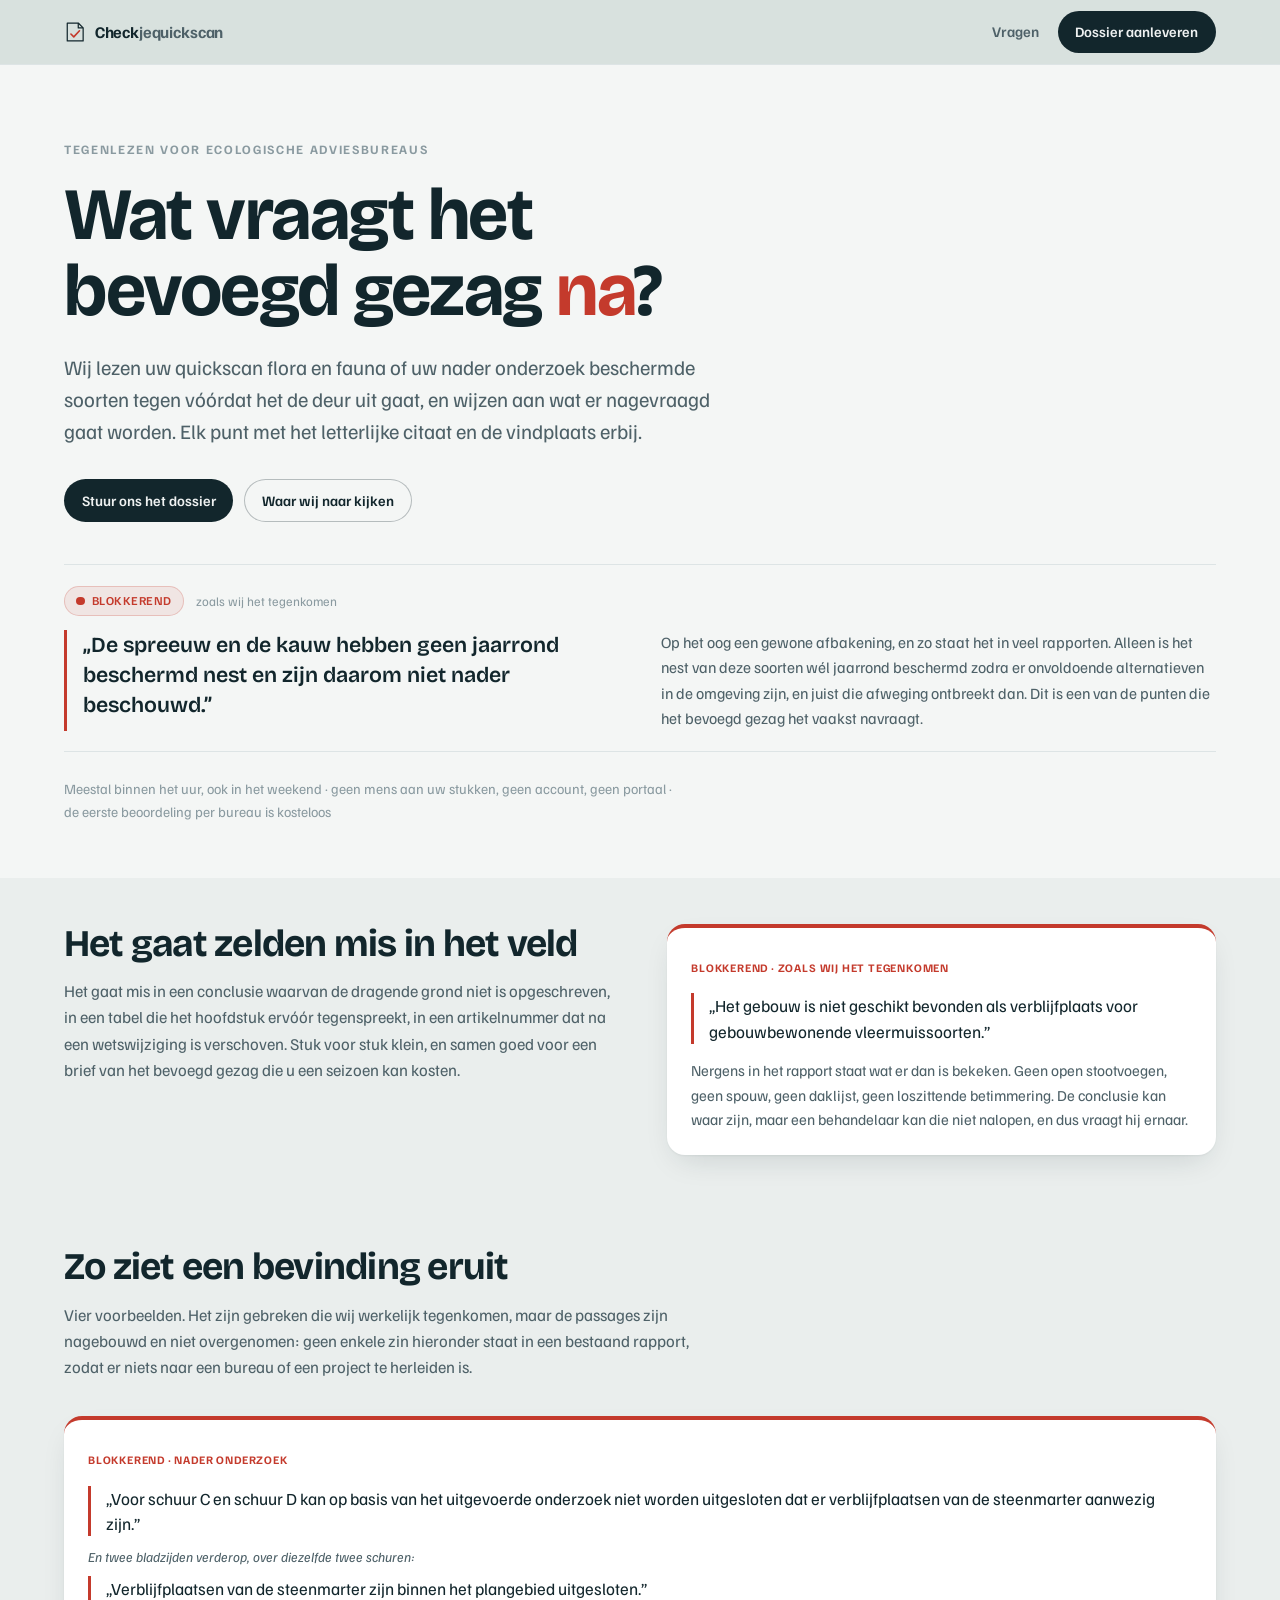
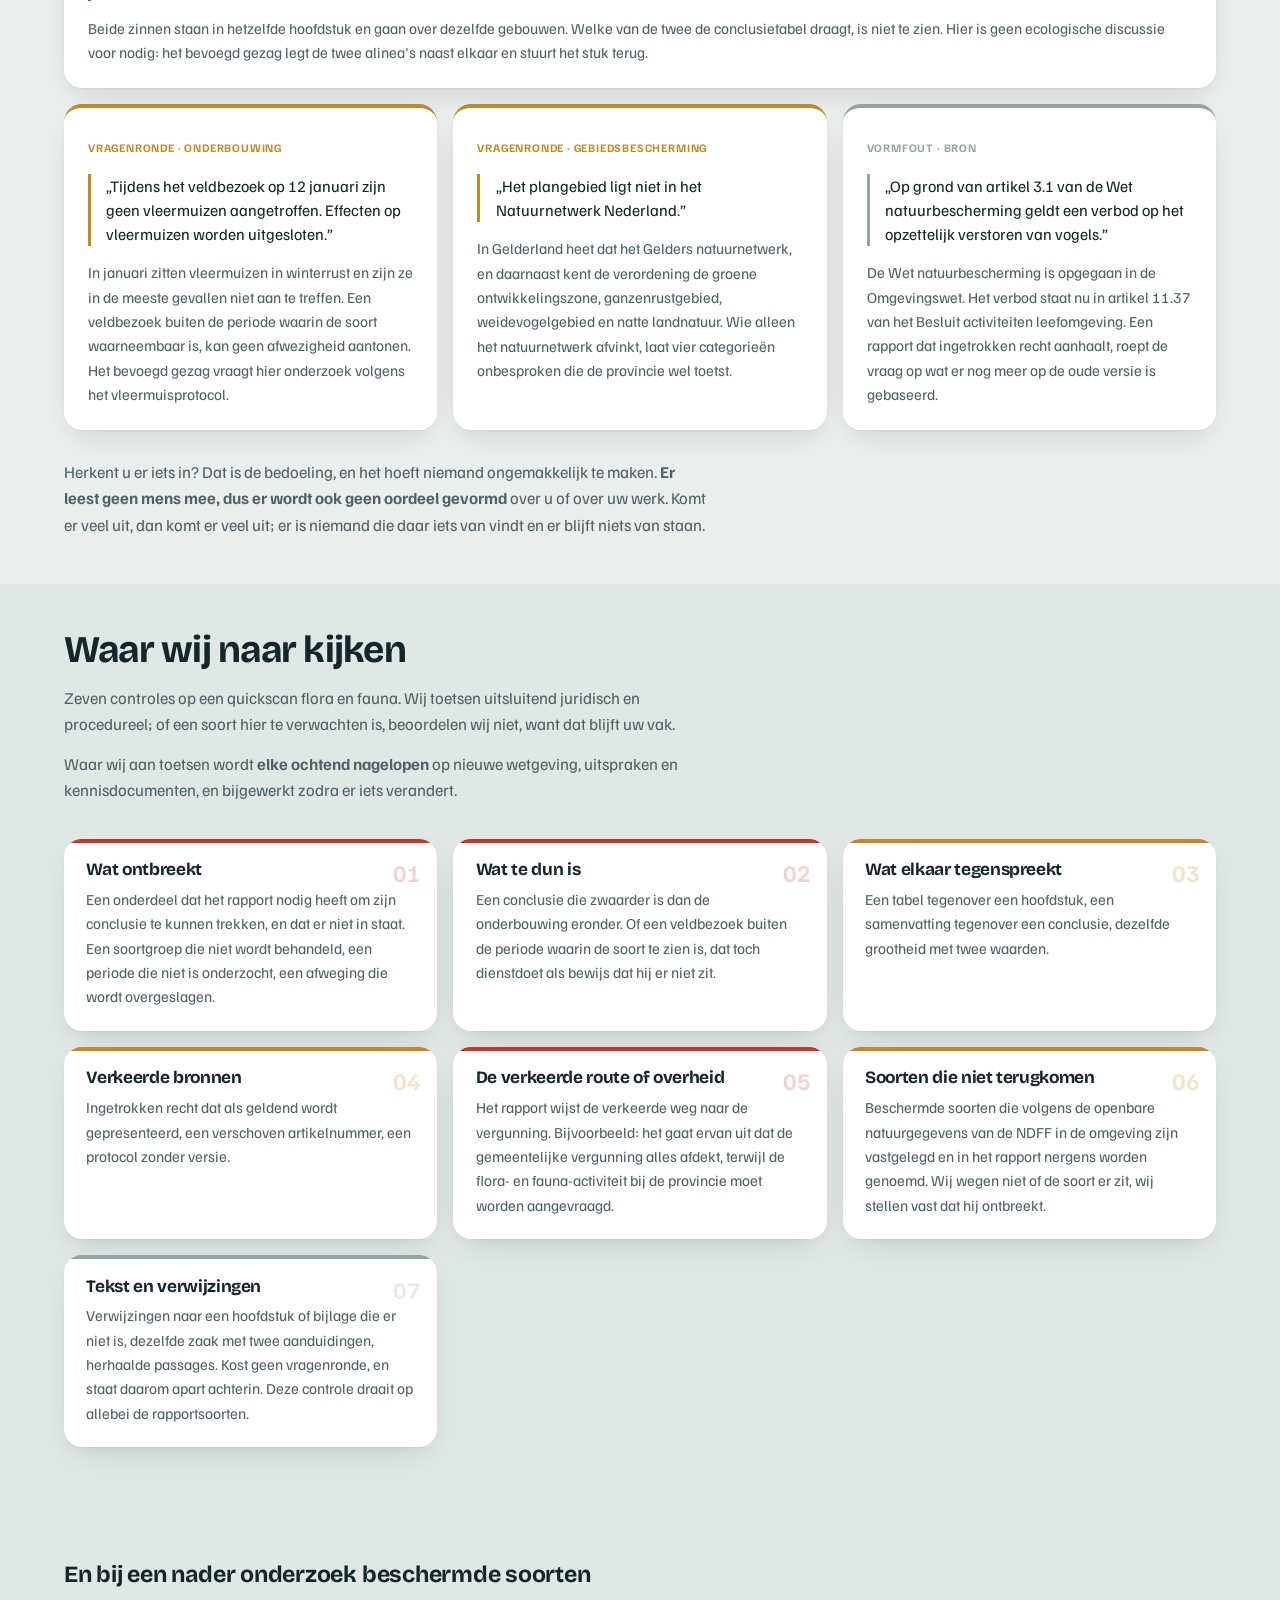
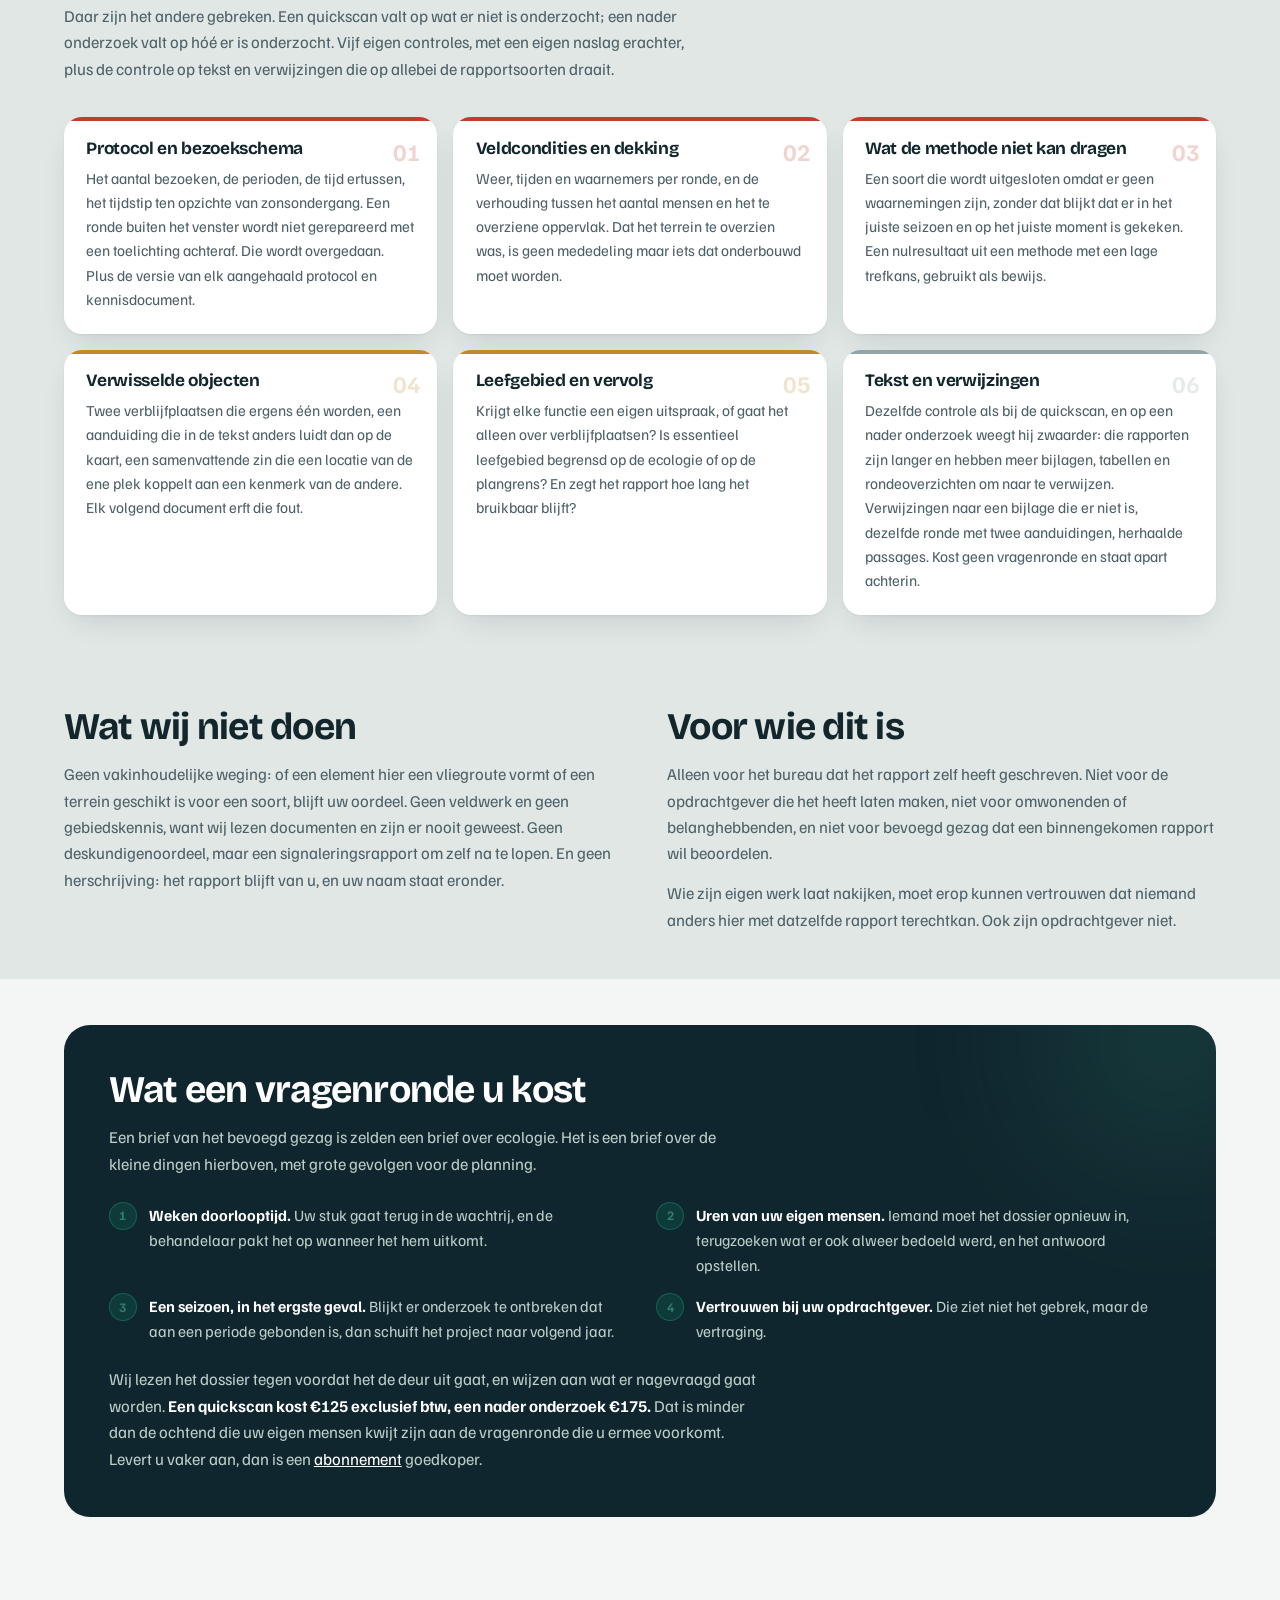
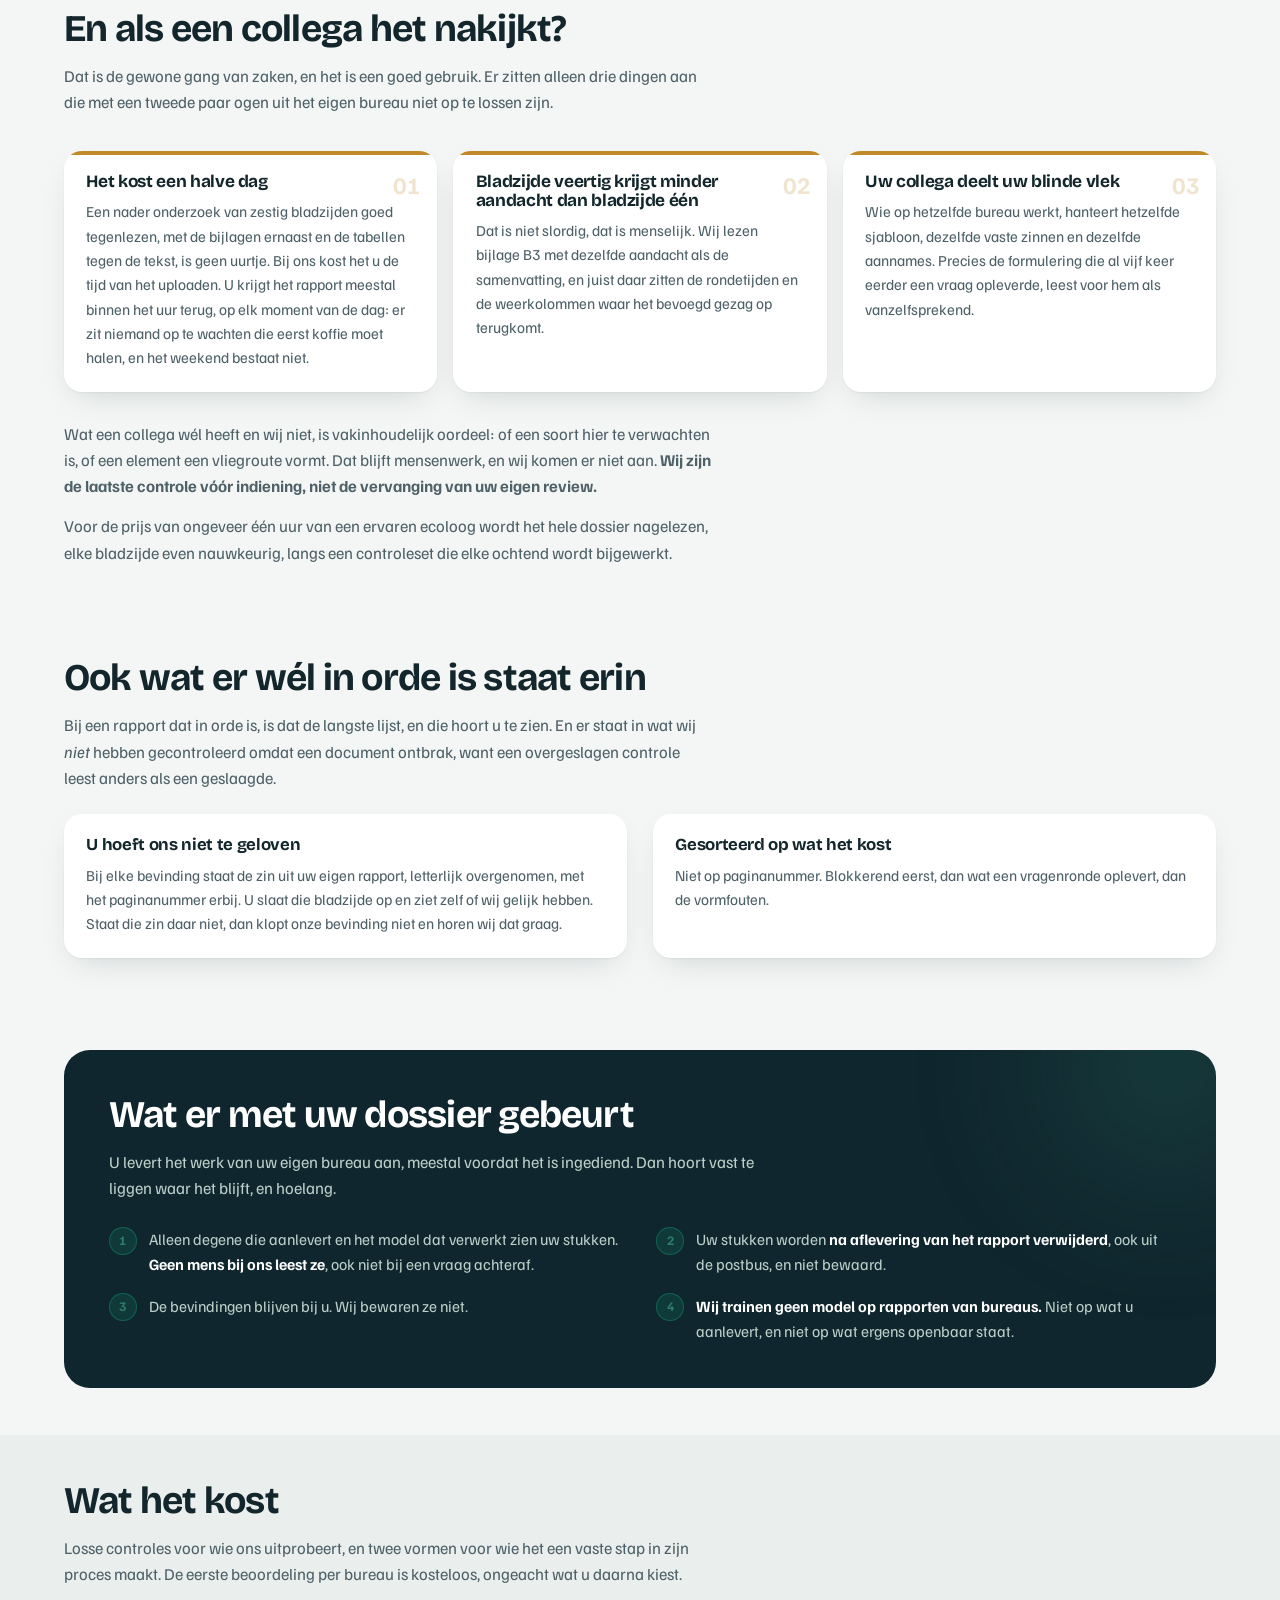
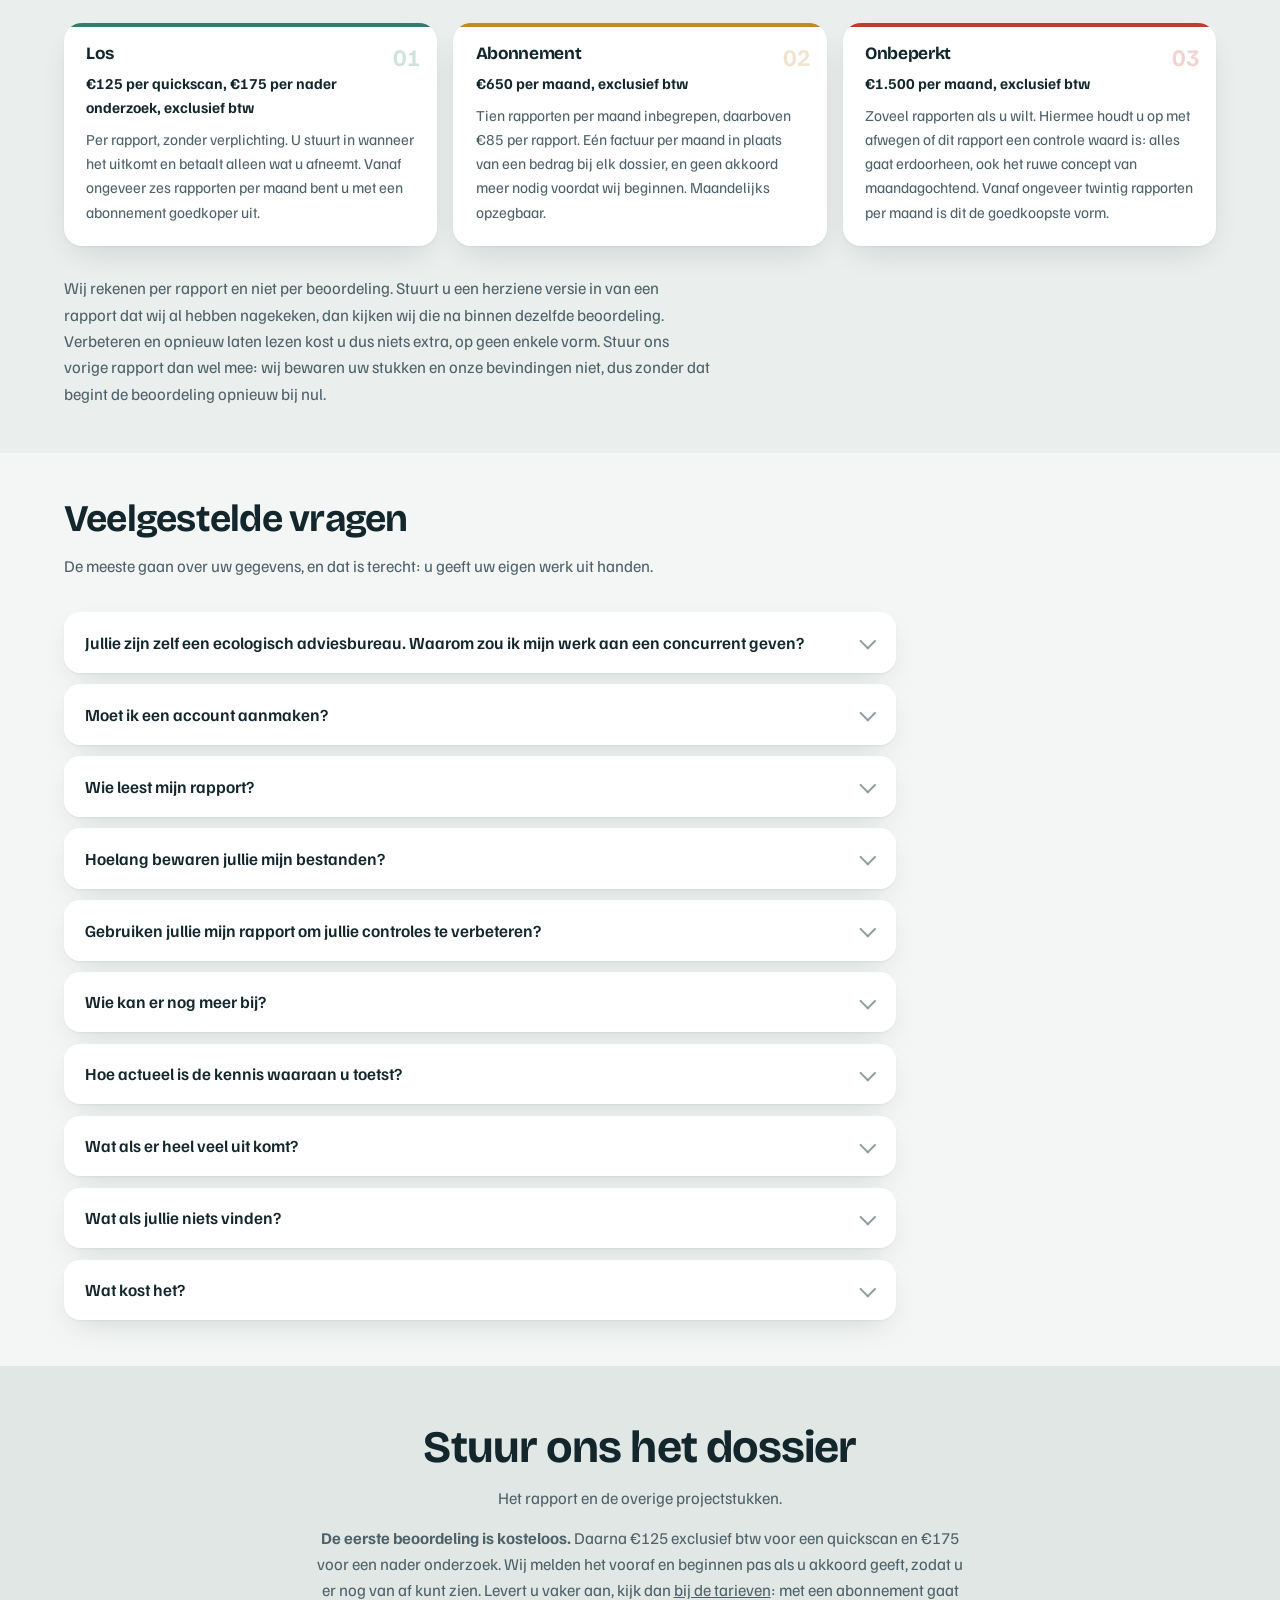
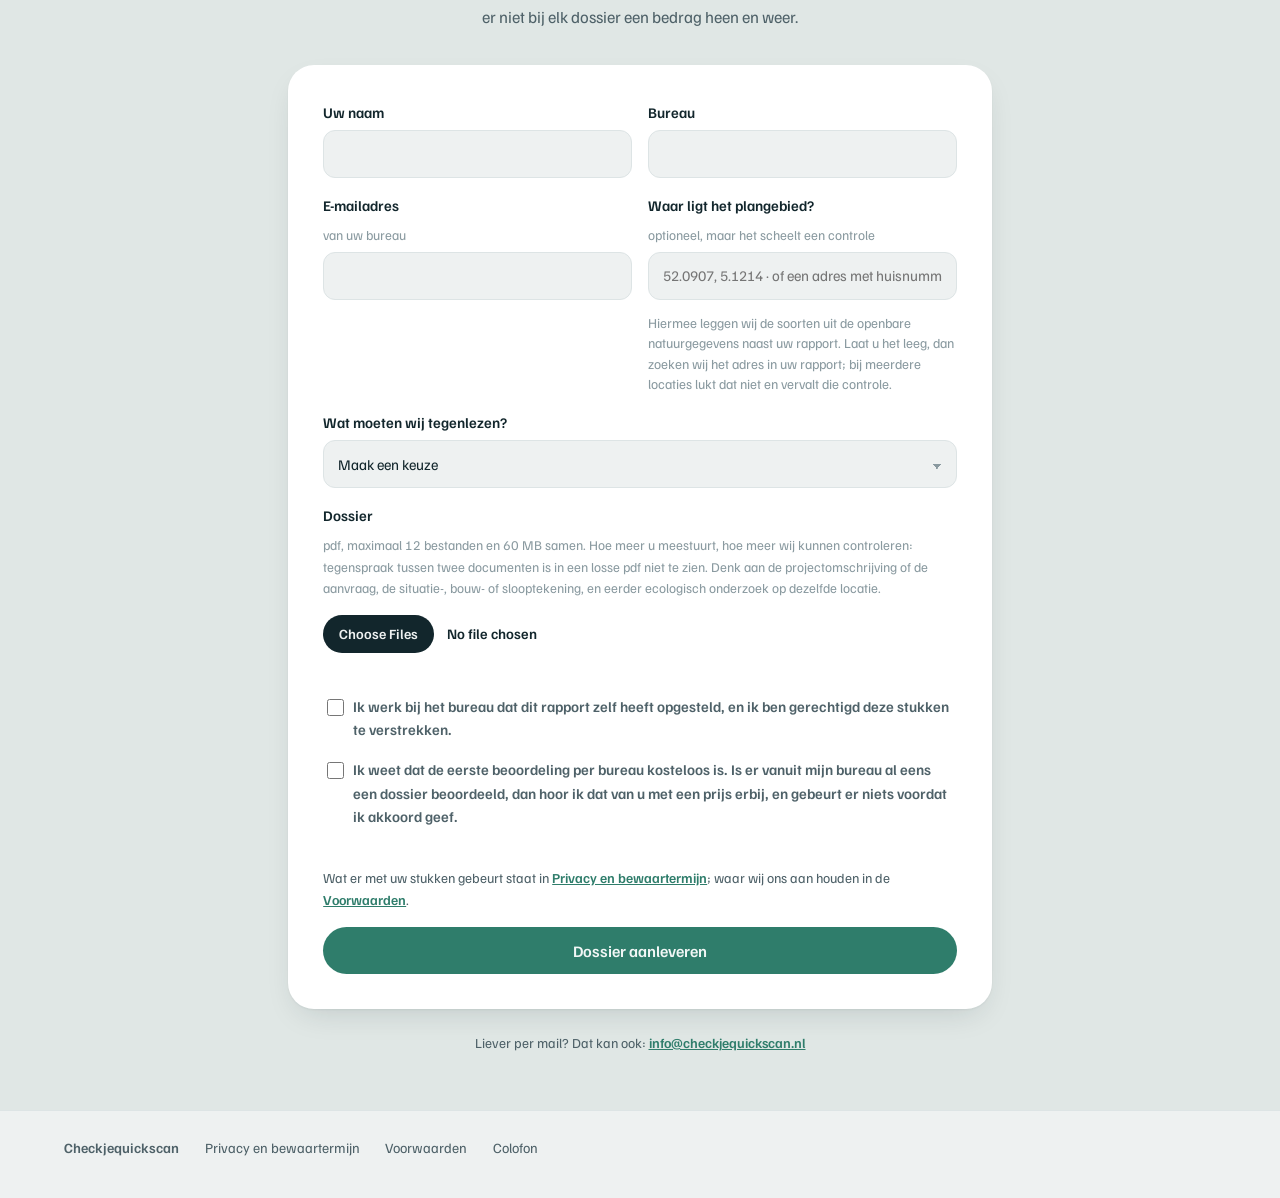
<file: index.html>
<!doctype html>
<html lang="nl">
<head>
<meta charset="utf-8">
<meta name="viewport" content="width=device-width, initial-scale=1">
<title>Checkjequickscan — wat vraagt het bevoegd gezag na?</title>
<meta name="description" content="Wij lezen uw quickscan flora en fauna of nader onderzoek beschermde soorten tegen vóór indiening en wijzen aan wat het bevoegd gezag gaat navragen. Voor ecologische adviesbureaus.">
<link rel="icon" href="data:image/svg+xml,<svg xmlns='http://www.w3.org/2000/svg' viewBox='0 0 54 54'><path d='M8 5h27l12 12v32H8z' fill='none' stroke='%230c1c1b' stroke-width='3'/><path d='M35 5v12h12' fill='none' stroke='%230c1c1b' stroke-width='3'/><path d='M17 32l7 7 14-15' fill='none' stroke='%23ff5a36' stroke-width='4' stroke-linecap='round' stroke-linejoin='round'/></svg>">
<meta name="theme-color" content="#0c1c1b">
<meta property="og:type" content="website">
<meta property="og:url" content="https://checkjequickscan.nl/">
<meta property="og:title" content="Checkjequickscan — wat vraagt het bevoegd gezag na?">
<meta property="og:description" content="Wij lezen uw quickscan flora en fauna of nader onderzoek beschermde soorten tegen vóór indiening. Voor ecologische adviesbureaus.">
<link rel="preconnect" href="https://fonts.googleapis.com">
<link rel="preconnect" href="https://fonts.gstatic.com" crossorigin>
<link rel="stylesheet" href="https://fonts.googleapis.com/css2?family=Bricolage+Grotesque:opsz,wght@12..96,600;12..96,700;12..96,800&family=Familjen+Grotesk:wght@400;500;600;700&display=swap">
<link rel="stylesheet" href="stijl.css?v=31547074">
<script>
// Verbergen mag alleen als er ook iets is dat weer laat zien. Zet het script hieronder
// om welke reden dan ook geen animatie op, dan gaat deze klasse er weer af en staat de
// pagina er gewoon. Een onzichtbare pagina is erger dan geen effect.
document.documentElement.classList.add("js");
setTimeout(function(){
  if (!window.__animatie) document.documentElement.classList.remove("js");
}, 2500);
</script>
<script>
// Turnstile houdt bots van het formulier. Het script van Cloudflare wordt alleen
// opgehaald als er een sitekey staat; zonder sleutel blijft de pagina schoon en
// werkt het formulier gewoon, want de Worker laat de controle dan ook los.
addEventListener("DOMContentLoaded", function () {
  var vak = document.querySelector(".cf-turnstile");
  if (!vak || !vak.dataset.sitekey) return;
  var s = document.createElement("script");
  s.src = "https://challenges.cloudflare.com/turnstile/v0/api.js";
  s.async = true;
  s.defer = true;
  document.head.appendChild(s);
});
</script>
</head>
<body>

<header class="top" id="balk">
  <div class="wrap">
    <a class="naam" href="/">
      <svg width="22" height="22" viewBox="0 0 54 54" aria-hidden="true">
        <path d="M8 5h27l12 12v32H8z" fill="none" stroke="currentColor" stroke-width="3" stroke-linejoin="round"/>
        <path d="M35 5v12h12" fill="none" stroke="currentColor" stroke-width="3" stroke-linejoin="round"/>
        <path d="M17 32l7 7 14-15" fill="none" stroke="var(--rood)" stroke-width="4"
              stroke-linecap="round" stroke-linejoin="round"/>
      </svg>
      <span>Check<i>jequickscan</i></span>
    </a>
    <nav class="balknav">
      <a href="#vragen">Vragen</a>
      <a class="knop" href="#sturen">Dossier aanleveren</a>
    </nav>
  </div>
</header>

<section class="v1 hero licht">
  <div class="wrap">
    <p class="bovenkop">Tegenlezen voor ecologische adviesbureaus</p>
    <h1 class="groot">Wat vraagt het bevoegd gezag <em>na</em>?</h1>
    <p class="aanhef enkel">Wij lezen uw quickscan flora en fauna of uw nader onderzoek beschermde
    soorten tegen vóórdat het de deur uit gaat, en wijzen aan wat er nagevraagd gaat worden.
    Elk punt met het letterlijke citaat en de vindplaats erbij.</p>
    <div class="hero-knoppen">
      <a class="knop" href="#sturen">Stuur ons het dossier</a>
      <a class="knop rand" href="#kijken">Waar wij naar kijken</a>
    </div>

    <div class="strook">
      <p class="strook-label"><span class="pil p-rood"><s></s>Blokkerend</span>
      <span class="strook-plek">zoals wij het tegenkomen</span></p>
      <div class="strook-duo">
        <blockquote>„De spreeuw en de kauw hebben geen jaarrond beschermd nest en zijn daarom
        niet nader beschouwd.”</blockquote>
        <p class="na">Op het oog een gewone afbakening, en zo staat het in veel rapporten. Alleen
        is het nest van deze soorten wél jaarrond beschermd zodra er onvoldoende alternatieven in
        de omgeving zijn, en juist die afweging ontbreekt dan. Dit is een van de punten die het
        bevoegd gezag het vaakst navraagt.</p>
      </div>
    </div>

    <p class="fijn">Meestal binnen het uur, ook in het weekend &middot; geen mens aan uw stukken,
    geen account, geen portaal &middot; de eerste beoordeling per bureau is kosteloos</p>
  </div>
</section>

<section class="v2 sectie">
  <div class="wrap duo">
    <div class="op">
      <h2>Het gaat zelden mis in het veld</h2>
      <p class="lood">Het gaat mis in een conclusie waarvan de dragende grond niet is
      opgeschreven, in een tabel die het hoofdstuk ervóór tegenspreekt, in een artikelnummer dat
      na een wetswijziging is verschoven. Stuk voor stuk klein, en samen goed voor een brief van
      het bevoegd gezag die u een seizoen kan kosten.</p>
    </div>
    <div class="bewijs op">
      <span class="label">Blokkerend · zoals wij het tegenkomen</span>
      <blockquote>„Het gebouw is niet geschikt bevonden als verblijfplaats voor
      gebouwbewonende vleermuissoorten.”</blockquote>
      <p class="na">Nergens in het rapport staat wat er dan is bekeken. Geen open stootvoegen,
      geen spouw, geen daklijst, geen loszittende betimmering. De conclusie kan waar zijn, maar
      een behandelaar kan die niet nalopen, en dus vraagt hij ernaar.</p>
    </div>
  </div>
</section>

<section class="v2 sectie">
  <div class="wrap">
    <h2 class="op">Zo ziet een bevinding eruit</h2>
    <p class="lood op">Vier voorbeelden. Het zijn gebreken die wij werkelijk tegenkomen,
    maar de passages zijn nagebouwd en niet overgenomen: geen enkele zin hieronder staat in een
    bestaand rapport, zodat er niets naar een bureau of een project te herleiden is.</p>
    <div class="kaarten voorbeelden">

      <article class="bewijs op" style="--kleur:var(--rood)">
        <span class="label">Blokkerend · nader onderzoek</span>
        <blockquote>„Voor schuur C en schuur D kan op basis van het uitgevoerde onderzoek niet
        worden uitgesloten dat er verblijfplaatsen van de steenmarter aanwezig zijn.”</blockquote>
        <p class="tussen">En twee bladzijden verderop, over diezelfde twee schuren:</p>
        <blockquote>„Verblijfplaatsen van de steenmarter zijn binnen het plangebied
        uitgesloten.”</blockquote>
        <p class="na">Beide zinnen staan in hetzelfde hoofdstuk en gaan over dezelfde gebouwen.
        Welke van de twee de conclusietabel draagt, is niet te zien. Hier is geen ecologische
        discussie voor nodig: het bevoegd gezag legt de twee alinea's naast elkaar en stuurt het
        stuk terug.</p>
      </article>

      <article class="bewijs op" style="--kleur:var(--oker)">
        <span class="label">Vragenronde · onderbouwing</span>
        <blockquote>„Tijdens het veldbezoek op 12 januari zijn geen vleermuizen aangetroffen.
        Effecten op vleermuizen worden uitgesloten.”</blockquote>
        <p class="na">In januari zitten vleermuizen in winterrust en zijn ze in de meeste gevallen
        niet aan te treffen.
        Een veldbezoek buiten de periode waarin de soort waarneembaar is, kan geen afwezigheid
        aantonen. Het bevoegd gezag vraagt hier onderzoek volgens het vleermuisprotocol.</p>
      </article>

      <article class="bewijs op" style="--kleur:var(--oker)">
        <span class="label">Vragenronde · gebiedsbescherming</span>
        <blockquote>„Het plangebied ligt niet in het Natuurnetwerk Nederland.”</blockquote>
        <p class="na">In Gelderland heet dat het Gelders natuurnetwerk, en daarnaast kent de
        verordening de groene ontwikkelingszone, ganzenrustgebied, weidevogelgebied en natte
        landnatuur. Wie alleen het natuurnetwerk afvinkt, laat vier categorieën onbesproken die
        de provincie wel toetst.</p>
      </article>

      <article class="bewijs op" style="--kleur:var(--grijs)">
        <span class="label">Vormfout · bron</span>
        <blockquote>„Op grond van artikel 3.1 van de Wet natuurbescherming geldt een
        verbod op het opzettelijk verstoren van vogels.”</blockquote>
        <p class="na">De Wet natuurbescherming is opgegaan in de Omgevingswet. Het verbod staat
        nu in artikel 11.37 van het Besluit activiteiten leefomgeving. Een rapport dat ingetrokken
        recht aanhaalt, roept de vraag op wat er nog meer op de oude versie is gebaseerd.</p>
      </article>

    </div>
    <p class="lood op" style="margin-top:1.8rem">Herkent u er iets in? Dat is de bedoeling, en
    het hoeft niemand ongemakkelijk te maken. <b>Er leest geen mens mee, dus er wordt ook geen
    oordeel gevormd</b> over u of over uw werk. Komt er veel uit, dan komt er veel uit; er is
    niemand die daar iets van vindt en er blijft niets van staan.</p>
  </div>
</section>

<section class="v3 sectie" id="kijken">
  <div class="wrap">
    <h2 class="op">Waar wij naar kijken</h2>
    <p class="lood op">Zeven controles op een quickscan flora en fauna. Wij toetsen uitsluitend
    juridisch en procedureel; of een soort hier te verwachten is, beoordelen wij niet, want dat
    blijft uw vak.</p>
    <p class="lood op">Waar wij aan toetsen wordt <b>elke ochtend nagelopen</b> op nieuwe
    wetgeving, uitspraken en kennisdocumenten, en bijgewerkt zodra er iets verandert.</p>
    <div class="kaarten">
      <article class="kaart op" style="--kleur:var(--rood)"><span class="nr">01</span>
        <h3>Wat ontbreekt</h3>
        <p>Een onderdeel dat het rapport nodig heeft om zijn conclusie te kunnen trekken, en dat er
        niet in staat. Een soortgroep die niet wordt behandeld, een periode die niet is onderzocht,
        een afweging die wordt overgeslagen.</p></article>
      <article class="kaart op" style="--kleur:var(--rood)"><span class="nr">02</span>
        <h3>Wat te dun is</h3>
        <p>Een conclusie die zwaarder is dan de onderbouwing eronder. Of een veldbezoek buiten de
        periode waarin de soort te zien is, dat toch dienstdoet als bewijs dat hij er niet zit.</p></article>
      <article class="kaart op" style="--kleur:var(--oker)"><span class="nr">03</span>
        <h3>Wat elkaar tegenspreekt</h3>
        <p>Een tabel tegenover een hoofdstuk, een samenvatting tegenover een conclusie, dezelfde
        grootheid met twee waarden.</p></article>
      <article class="kaart op" style="--kleur:var(--oker)"><span class="nr">04</span>
        <h3>Verkeerde bronnen</h3>
        <p>Ingetrokken recht dat als geldend wordt gepresenteerd, een verschoven artikelnummer,
        een protocol zonder versie.</p></article>
      <article class="kaart op" style="--kleur:var(--rood)"><span class="nr">05</span>
        <h3>De verkeerde route of overheid</h3>
        <p>Het rapport wijst de verkeerde weg naar de vergunning. Bijvoorbeeld: het gaat ervan uit
        dat de gemeentelijke vergunning alles afdekt, terwijl de flora- en fauna-activiteit bij de
        provincie moet worden aangevraagd.</p></article>
      <article class="kaart op" style="--kleur:var(--oker)"><span class="nr">06</span>
        <h3>Soorten die niet terugkomen</h3>
        <p>Beschermde soorten die volgens de openbare natuurgegevens van de NDFF in de omgeving
        zijn vastgelegd en in het rapport nergens worden genoemd. Wij wegen niet of de soort er
        zit, wij stellen vast dat hij ontbreekt.</p></article>
      <article class="kaart op" style="--kleur:var(--grijs)"><span class="nr">07</span>
        <h3>Tekst en verwijzingen</h3>
        <p>Verwijzingen naar een hoofdstuk of bijlage die er niet is, dezelfde zaak met twee
        aanduidingen, herhaalde passages. Kost geen vragenronde, en staat daarom apart achterin.
        Deze controle draait op allebei de rapportsoorten.</p></article>
    </div>

    <h3 class="op tussenkop">En bij een nader onderzoek beschermde soorten</h3>
    <p class="lood op">Daar zijn het andere gebreken. Een quickscan valt op wat er niet is
    onderzocht; een nader onderzoek valt op hóé er is onderzocht. Vijf eigen controles, met een eigen naslag erachter, plus de
    controle op tekst en verwijzingen die op allebei de rapportsoorten draait.</p>
    <div class="kaarten">
      <article class="kaart op" style="--kleur:var(--rood)"><span class="nr">01</span>
        <h3>Protocol en bezoekschema</h3>
        <p>Het aantal bezoeken, de perioden, de tijd ertussen, het tijdstip ten opzichte van
        zonsondergang. Een ronde buiten het venster wordt niet gerepareerd met een toelichting
        achteraf. Die wordt overgedaan. Plus de versie van elk aangehaald protocol en
        kennisdocument.</p></article>
      <article class="kaart op" style="--kleur:var(--rood)"><span class="nr">02</span>
        <h3>Veldcondities en dekking</h3>
        <p>Weer, tijden en waarnemers per ronde, en de verhouding tussen het aantal mensen en het
        te overziene oppervlak. Dat het terrein te overzien was, is geen mededeling maar iets dat
        onderbouwd moet worden.</p></article>
      <article class="kaart op" style="--kleur:var(--rood)"><span class="nr">03</span>
        <h3>Wat de methode niet kan dragen</h3>
        <p>Een soort die wordt uitgesloten omdat er geen waarnemingen zijn, zonder dat blijkt dat
        er in het juiste seizoen en op het juiste moment is gekeken. Een nulresultaat uit een
        methode met een lage trefkans, gebruikt als bewijs.</p></article>
      <article class="kaart op" style="--kleur:var(--oker)"><span class="nr">04</span>
        <h3>Verwisselde objecten</h3>
        <p>Twee verblijfplaatsen die ergens één worden, een aanduiding die in de tekst anders luidt
        dan op de kaart, een samenvattende zin die een locatie van de ene plek koppelt aan een
        kenmerk van de andere. Elk volgend document erft die fout.</p></article>
      <article class="kaart op" style="--kleur:var(--oker)"><span class="nr">05</span>
        <h3>Leefgebied en vervolg</h3>
        <p>Krijgt elke functie een eigen uitspraak, of gaat het alleen over verblijfplaatsen? Is
        essentieel leefgebied begrensd op de ecologie of op de plangrens? En zegt het rapport hoe
        lang het bruikbaar blijft?</p></article>
      <article class="kaart op" style="--kleur:var(--grijs)"><span class="nr">06</span>
        <h3>Tekst en verwijzingen</h3>
        <p>Dezelfde controle als bij de quickscan, en op een nader onderzoek weegt hij zwaarder:
        die rapporten zijn langer en hebben meer bijlagen, tabellen en rondeoverzichten om naar te
        verwijzen. Verwijzingen naar een bijlage die er niet is, dezelfde ronde met twee
        aanduidingen, herhaalde passages. Kost geen vragenronde en staat apart achterin.</p></article>
    </div>
  </div>
</section>

<section class="v3 sectie">
  <div class="wrap duo">
    <div class="op">
      <h2>Wat wij niet doen</h2>
      <p class="lood">Geen vakinhoudelijke weging: of een element hier een vliegroute vormt of een
      terrein geschikt is voor een soort, blijft uw oordeel. Geen veldwerk en geen gebiedskennis,
      want wij lezen documenten en zijn er nooit geweest. Geen deskundigenoordeel, maar een
      signaleringsrapport om zelf na te lopen. En geen herschrijving: het rapport blijft van u,
      en uw naam staat eronder.</p>
    </div>
    <div class="op">
      <h2>Voor wie dit is</h2>
      <p class="lood">Alleen voor het bureau dat het rapport zelf heeft geschreven. Niet voor de
      opdrachtgever die het heeft laten maken, niet voor omwonenden of belanghebbenden, en niet
      voor bevoegd gezag dat een binnengekomen rapport wil beoordelen.</p>
      <p class="lood">Wie zijn eigen werk laat nakijken, moet erop kunnen vertrouwen dat niemand
      anders hier met datzelfde rapport terechtkan. Ook zijn opdrachtgever niet.</p>
    </div>
  </div>
</section>

<section class="v1 sectie">
  <div class="wrap">
    <div class="paneel op">
      <h2>Wat een vragenronde u kost</h2>
      <p class="lood" style="color:#b9cfc8">Een brief van het bevoegd gezag is zelden een brief
      over ecologie. Het is een brief over de kleine dingen hierboven, met grote gevolgen voor
      de planning.</p>
      <ol>
        <li><b>Weken doorlooptijd.</b> Uw stuk gaat terug in de wachtrij, en de behandelaar
          pakt het op wanneer het hem uitkomt.</li>
        <li><b>Uren van uw eigen mensen.</b> Iemand moet het dossier opnieuw in, terugzoeken
          wat er ook alweer bedoeld werd, en het antwoord opstellen.</li>
        <li><b>Een seizoen, in het ergste geval.</b> Blijkt er onderzoek te ontbreken dat aan
          een periode gebonden is, dan schuift het project naar volgend jaar.</li>
        <li><b>Vertrouwen bij uw opdrachtgever.</b> Die ziet niet het gebrek, maar de
          vertraging.</li>
      </ol>
      <p class="lood" style="color:#b9cfc8;margin-top:1.4rem">Wij lezen het dossier tegen
      voordat het de deur uit gaat, en wijzen aan wat er nagevraagd gaat worden.
      <b style="color:#fff">Een quickscan kost &euro;125 exclusief btw, een nader onderzoek
      &euro;175.</b> Dat is minder dan de ochtend die uw eigen mensen kwijt zijn aan de vragenronde
      die u ermee voorkomt. Levert u vaker aan, dan is een <a href="#tarieven" style="color:#fff">abonnement</a>
      goedkoper.</p>
    </div>
  </div>
</section>

<section class="v1 sectie">
  <div class="wrap">
    <div class="op">
      <h2>En als een collega het nakijkt?</h2>
      <p class="lood">Dat is de gewone gang van zaken, en het is een goed gebruik. Er zitten
      alleen drie dingen aan die met een tweede paar ogen uit het eigen bureau niet op te lossen
      zijn.</p>
    </div>
    <div class="kaarten">
      <article class="kaart op" style="--kleur:var(--oker)"><span class="nr">01</span>
        <h3>Het kost een halve dag</h3>
        <p>Een nader onderzoek van zestig bladzijden goed tegenlezen, met de bijlagen ernaast en
        de tabellen tegen de tekst, is geen uurtje. Bij ons kost het u de tijd van het uploaden.
        U krijgt het rapport meestal binnen het uur terug, op elk moment van de dag: er zit
        niemand op te wachten die eerst koffie moet halen, en het weekend bestaat niet.</p></article>
      <article class="kaart op" style="--kleur:var(--oker)"><span class="nr">02</span>
        <h3>Bladzijde veertig krijgt minder aandacht dan bladzijde één</h3>
        <p>Dat is niet slordig, dat is menselijk. Wij lezen bijlage B3 met dezelfde aandacht als
        de samenvatting, en juist daar zitten de rondetijden en de weerkolommen waar het bevoegd
        gezag op terugkomt.</p></article>
      <article class="kaart op" style="--kleur:var(--oker)"><span class="nr">03</span>
        <h3>Uw collega deelt uw blinde vlek</h3>
        <p>Wie op hetzelfde bureau werkt, hanteert hetzelfde sjabloon, dezelfde vaste zinnen en
        dezelfde aannames. Precies de formulering die al vijf keer eerder een vraag opleverde,
        leest voor hem als vanzelfsprekend.</p></article>
    </div>
    <p class="lood op" style="margin-top:1.8rem">Wat een collega wél heeft en wij niet, is
    vakinhoudelijk oordeel: of een soort hier te verwachten is, of een element een vliegroute
    vormt. Dat blijft mensenwerk, en wij komen er niet aan. <b>Wij zijn de laatste controle
    vóór indiening, niet de vervanging van uw eigen review.</b></p>
    <p class="lood op">Voor de prijs van ongeveer één uur van een ervaren ecoloog wordt
    het hele dossier nagelezen, elke bladzijde even nauwkeurig, langs een controleset die
    elke ochtend wordt bijgewerkt.</p>
  </div>
</section>

<section class="v1 sectie">
  <div class="wrap">
    <div class="op">
      <h2>Ook wat er wél in orde is staat erin</h2>
      <p class="lood">Bij een rapport dat in orde is, is dat de langste lijst, en die hoort u te
      zien. En er staat in wat wij <em>niet</em>
      hebben gecontroleerd omdat een document ontbrak, want een overgeslagen controle leest anders
      als een geslaagde.</p>
    </div>
    <div class="op grensduo">
      <div class="grens">
        <h3>U hoeft ons niet te geloven</h3>
        <p>Bij elke bevinding staat de zin uit uw eigen rapport, letterlijk overgenomen, met het
        paginanummer erbij. U slaat die bladzijde op en ziet zelf of wij gelijk hebben. Staat die
        zin daar niet, dan klopt onze bevinding niet en horen wij dat graag.</p>
      </div>
      <div class="grens">
        <h3>Gesorteerd op wat het kost</h3>
        <p>Niet op paginanummer. Blokkerend eerst, dan wat een vragenronde oplevert, dan de
        vormfouten.</p>
      </div>
    </div>
  </div>
</section>

<section class="v1 sectie">
  <div class="wrap">
    <div class="paneel op">
      <h2>Wat er met uw dossier gebeurt</h2>
      <p class="lood" style="color:#b9cfc8">U levert het werk van uw eigen bureau aan, meestal
      voordat het is ingediend. Dan hoort vast te liggen waar het blijft, en hoelang.</p>
      <ol>
        <li>Alleen degene die aanlevert en het model dat verwerkt zien uw stukken.
          <b>Geen mens bij ons leest ze</b>, ook niet bij een vraag achteraf.</li>
        <li>Uw stukken worden <b>na aflevering van het rapport verwijderd</b>, ook uit de postbus,
          en niet bewaard.</li>
        <li>De bevindingen blijven bij u. Wij bewaren ze niet.</li>
        <li><b>Wij trainen geen model op rapporten van bureaus.</b> Niet op wat u aanlevert, en
          niet op wat ergens openbaar staat.</li>
      </ol>
    </div>
  </div>
</section>

<section class="v2 sectie" id="tarieven">
  <div class="wrap">
    <div class="op">
      <h2>Wat het kost</h2>
      <p class="lood">Losse controles voor wie ons uitprobeert, en twee vormen voor wie het een
      vaste stap in zijn proces maakt. De eerste beoordeling per bureau is kosteloos, ongeacht wat
      u daarna kiest.</p>
    </div>
    <div class="kaarten">
      <article class="kaart op" style="--kleur:var(--groen)"><span class="nr">01</span>
        <h3>Los</h3>
        <p style="font-weight:700;color:var(--inkt);margin-bottom:.45rem">&euro;125 per quickscan, &euro;175 per nader onderzoek, exclusief btw</p>
        <p>Per rapport, zonder verplichting. U stuurt in wanneer het uitkomt en
        betaalt alleen wat u afneemt. Vanaf ongeveer zes rapporten per maand bent u met een
        abonnement goedkoper uit.</p></article>
      <article class="kaart op" style="--kleur:var(--oker)"><span class="nr">02</span>
        <h3>Abonnement</h3>
        <p style="font-weight:700;color:var(--inkt);margin-bottom:.45rem">&euro;650 per maand, exclusief btw</p>
        <p>Tien rapporten per maand inbegrepen, daarboven &euro;85 per rapport. E&eacute;n factuur
        per maand in plaats van een bedrag bij elk dossier, en geen akkoord meer nodig voordat wij
        beginnen. Maandelijks opzegbaar.</p></article>
      <article class="kaart op" style="--kleur:var(--rood)"><span class="nr">03</span>
        <h3>Onbeperkt</h3>
        <p style="font-weight:700;color:var(--inkt);margin-bottom:.45rem">&euro;1.500 per maand, exclusief btw</p>
        <p>Zoveel rapporten als u wilt. Hiermee houdt u op met afwegen of dit rapport een controle
        waard is: alles gaat erdoorheen, ook het ruwe concept van maandagochtend. Vanaf ongeveer
        twintig rapporten per maand is dit de goedkoopste vorm.</p></article>
      </div>
    <p class="lood op" style="margin-top:1.8rem">Wij rekenen per rapport en niet per beoordeling.
    Stuurt u een herziene versie in van een rapport dat wij al hebben nagekeken, dan kijken wij
    die na binnen dezelfde beoordeling. Verbeteren en opnieuw laten lezen kost u dus niets extra,
    op geen enkele vorm. Stuur ons vorige rapport dan wel mee: wij bewaren uw stukken en onze
    bevindingen niet, dus zonder dat begint de beoordeling opnieuw bij nul.</p>
  </div>
</section>

<section class="v1 sectie" id="vragen">
  <div class="wrap">
    <h2 class="op">Veelgestelde vragen</h2>
    <p class="lood op">De meeste gaan over uw gegevens, en dat is terecht: u geeft uw eigen werk
    uit handen.</p>

    <div class="vragen op">

      <details>
        <summary>Jullie zijn zelf een ecologisch adviesbureau. Waarom zou ik mijn werk aan een
        concurrent geven?</summary>
        <p>Dat is de scherpste vraag en hij verdient een recht antwoord. Wij zijn Van Der Ham
        Ecologie, en ja, wij maken zelf quickscans. Precies daarom weten wij waar het bevoegd
        gezag op terugkomt.</p>
        <p>Wij trainen geen model op wat u instuurt, en wij lezen er zelf geen letter van. Uw
        stukken worden na aflevering verwijderd; wij bewaren geen kopie en geen bevindingen. En
        omwonenden, belanghebbenden of bevoegd gezag kunnen deze controle niet op uw rapport
        loslaten, want die dossiers nemen wij niet aan, ook niet op verzoek.</p>
        <p>Dit is er om ecologische adviesbureaus te helpen hun rapport compleet te krijgen, en
        voor niets anders.</p>
      </details>

      <details>
        <summary>Moet ik een account aanmaken?</summary>
        <p>Nee. Er is geen account, geen inlog en geen portaal. U stuurt uw dossier via het
        formulier of per mail, en u krijgt het rapport per mail terug.</p>
        <p>Zo'n omgeving bouwen kan natuurlijk wel, en het zou ons werk eenvoudiger maken. Wij
        hebben er bewust van afgezien. Een portaal betekent dat uw stukken blijven staan zolang uw
        account bestaat, achter een inlog die kwijt kan raken, met een beheerscherm waarop iemand
        ze zou kunnen openen. Dat verdraagt zich niet met wat wij u beloven.</p>
        <p>Er is één keerzijde, en die noemen wij liever zelf: u kunt uw rapport later niet online
        terugvinden. Bewaar het dus zelf; wij kunnen het niet opnieuw sturen.</p>
      </details>

      <details>
        <summary>Wie leest mijn rapport?</summary>
        <p>Niemand. De verwerking loopt van binnengekomen dossier tot verstuurd rapport zonder
        tussenkomst; het taalmodel leest de tekst, wij niet. Ook niet steekproefsgewijs, en ook
        niet als u er achteraf een vraag over stelt.</p>
      </details>

      <details>
        <summary>Hoelang bewaren jullie mijn bestanden?</summary>
        <p>Ze worden verwijderd zodra uw rapport is verstuurd. Blijft een dossier om een andere
        reden liggen, bijvoorbeeld omdat wij nog een vraag hebben, dan verdwijnt het hoe dan ook
        binnen zeven dagen. Dat is geen belofte op papier maar een verwijderregel op de opslag
        zelf.</p>
        <p>Dat betekent ook iets voor u: wij kunnen uw rapport daarna niet opnieuw sturen en niet
        opnieuw beoordelen. Bewaar het zelf.</p>
      </details>

      <details>
        <summary>Gebruiken jullie mijn rapport om jullie controles te verbeteren?</summary>
        <p>Nee. Uw rapport gaat niet in een verzameling, niet in onze naslag, en er wordt geen
        model op getraind. Niet op wat u aanlevert en niet op wat ergens openbaar staat. Wat wij
        overhouden is een teller: hoeveel bevindingen er waren en welke controle aansloeg, zonder
        uw naam en zonder uw document.</p>
        <p>Wij worden dus alleen beter als u het ons vertelt. Ziet u een fout in ons
        tegenleesrapport, of heeft u een verbetering voor de controles, mail het ons gerust.
        Graag zelfs. Maar dat is dan uw eigen initiatief; wij halen het niet uit uw dossier.</p>
      </details>

      <details>
        <summary>Wie kan er nog meer bij?</summary>
        <p>Twee partijen, en die staan met naam in de <a href="privacy.html">privacyverklaring</a>.
        Cloudflare neemt het bestand aan als u het via deze site aanlevert, in opslag die wij
        beheren binnen de Europese Unie. Anthropic levert het taalmodel dat de tekst leest.
        Verder niemand.</p>
      </details>

      <details>
        <summary>Hoe actueel is de kennis waaraan u toetst?</summary>
        <p>Elke ochtend lopen wij na wat er is veranderd in wetgeving, jurisprudentie en de
        kennisdocumenten waarop wij toetsen. Verandert er iets, dan gaat het diezelfde dag in
        onze naslag. Bij elke beoordeling wordt vastgelegd welke versie van die naslag is
        gebruikt, zodat een bevinding later na te lopen is.</p>
        <p>Dat is hier geen bijzaak. Een van de meest voorkomende gebreken die wij aantreffen
        is een verwijzing naar recht dat is ingetrokken. Een controle die zelf achterloopt
        vindt dat nooit.</p>
      </details>

      <details>
        <summary>Wat als er heel veel uit komt?</summary>
        <p>Dan komt er veel uit. Er is niemand die daar iets van vindt: geen mens leest uw
        rapport, dus er wordt geen oordeel gevormd over u of over uw bureau. Er is geen collega
        die het doorvertelt, geen aantekening die blijft staan en geen dossier dat later weer
        bovenkomt.</p>
        <p>Dat is precies waarom dit werkt. Wie zijn eigen werk door een mens laat nakijken, laat
        zich beoordelen, en zeker als die mens bij een ander bureau zit. Hier wordt het nagelopen
        en verder niets.</p>

      </details>

      <details>
        <summary>Wat als jullie niets vinden?</summary>
        <p>Dat is nog niet gebeurd. In elk rapport dat wij tot nu toe hebben nagelezen zat
        iets, en dat geldt ook voor de rapporten die wij zelf hebben geschreven, met deze
        controles in het achterhoofd. Ga er dus van uit dat er wat uit komt.</p>
        <p>U krijgt hoe dan ook te zien wat er is gecontroleerd en in orde bevonden. Bij een
        rapport dat in orde is, is dat de langste lijst. Er staat ook in wat wij <em>niet</em> konden
        controleren omdat een document ontbrak, want een overgeslagen controle leest anders als
        een geslaagde.</p>
        <p>Een uitgebleven bevinding is geen goedkeuring. Wij garanderen niet dat wij alles
        vinden, en de verantwoordelijkheid voor het rapport blijft bij u.</p>
      </details>

      <details>
        <summary>Wat kost het?</summary>
        <p>De eerste beoordeling per bureau is kosteloos. Daarna &euro;125 exclusief btw voor
        een quickscan flora en fauna en &euro;175 voor een nader onderzoek beschermde soorten. Is
        er vanuit uw bureau al eens iets beoordeeld, dan hoort u dat van ons met het bedrag erbij,
        en gebeurt er niets voordat u akkoord geeft.</p>
        <p>Levert u vaker aan, dan zijn er twee abonnementen: &euro;650 per maand met tien
        rapporten inbegrepen, en &euro;1.500 per maand onbeperkt. Vanaf ongeveer zes rapporten per
        maand bent u daarmee goedkoper uit. De voorwaarden en de overstappunten staan
        <a href="#tarieven">bij de tarieven</a>.</p>
        <p>Wij rekenen per rapport en niet per beoordeling: een herziene versie van een rapport
        dat wij al hebben nagekeken valt binnen dezelfde beoordeling, ook als u los afneemt.
        Stuur ons vorige rapport dan wel mee, want wij bewaren niets.</p>
      </details>

    </div>
  </div>
</section>

<section class="v3 slot" id="sturen">
  <div class="wrap">
    <h2 class="op">Stuur ons het dossier</h2>
    <p class="lood op">Het rapport en de overige projectstukken.</p>
    <p class="lood op"><b>De eerste beoordeling is kosteloos.</b> Daarna &euro;125 exclusief
    btw voor een quickscan en &euro;175 voor een nader onderzoek. Wij melden het vooraf en
    beginnen pas als u akkoord geeft, zodat u er nog van af kunt zien. Levert u vaker aan, kijk
    dan <a href="#tarieven">bij de tarieven</a>: met een abonnement gaat er niet bij elk dossier
    een bedrag heen en weer.</p>

    <form class="formulier op" id="aanleverformulier" novalidate>
      <div class="veldrij">
        <label>Uw naam
          <input name="naam" required autocomplete="name" maxlength="120">
        </label>
        <label>Bureau
          <input name="bureau" required autocomplete="organization" maxlength="160">
        </label>
      </div>
      <div class="veldrij">
        <label>E-mailadres <span class="bij">van uw bureau</span>
          <input name="mail" type="email" required autocomplete="email" maxlength="160">
        </label>
        <label>Waar ligt het plangebied? <span class="bij">optioneel, maar het scheelt een controle</span>
          <input name="adres" maxlength="200"
                 placeholder="52.0907, 5.1214 &middot; of een adres met huisnummer">
          <span class="hint">Hiermee leggen wij de soorten uit de openbare natuurgegevens naast
          uw rapport. Laat u het leeg, dan zoeken wij het adres in uw rapport; bij meerdere
          locaties lukt dat niet en vervalt die controle.</span>
        </label>
      </div>
      <label>Wat moeten wij tegenlezen?
        <select name="onderwerp" required>
          <option value="">Maak een keuze</option>
          <option value="quickscan">Een quickscan flora en fauna</option>
          <option value="nader onderzoek">Een nader onderzoek beschermde soorten</option>
        </select>
      </label>
      <label class="bestandsveld">Dossier <span class="bij">pdf, maximaal 12 bestanden en 60 MB
        samen. Hoe meer u meestuurt, hoe meer wij kunnen controleren: tegenspraak tussen twee
        documenten is in een losse pdf niet te zien. Denk aan de projectomschrijving of de
        aanvraag, de situatie-, bouw- of slooptekening, en eerder ecologisch onderzoek op
        dezelfde locatie.</span>
        <input id="bestandskiezer" type="file" accept="application/pdf" multiple>
      </label>
      <ul class="bestandslijst" id="bestandslijst" hidden></ul>
      <label class="vinkje">
        <input name="gerechtigd" type="checkbox" value="ja" required>
        <span>Ik werk bij het bureau dat dit rapport zelf heeft opgesteld, en ik ben gerechtigd
        deze stukken te verstrekken.</span>
      </label>
      <label class="vinkje">
        <input name="tarief" type="checkbox" value="ja" required>
        <span>Ik weet dat de eerste beoordeling per bureau kosteloos is. Is er vanuit mijn bureau
        al eens een dossier beoordeeld, dan hoor ik dat van u met een prijs erbij, en gebeurt er
        niets voordat ik akkoord geef.</span>
      </label>
      <p class="klein">Wat er met uw stukken gebeurt staat in
        <a href="privacy.html">Privacy en bewaartermijn</a>; waar wij ons aan houden in de
        <a href="voorwaarden.html">Voorwaarden</a>.</p>
      <div class="cf-turnstile" data-sitekey="0x4AAAAAAEmLPv3f7-s0F-hX" data-response-field-name="turnstile"
           data-theme="light" data-appearance="interaction-only"></div>
      <button class="knop groot" type="submit">Dossier aanleveren</button>
      <p class="melding" id="melding" role="status" aria-live="polite" hidden></p>
    </form>

    <p class="klein op">Liever per mail? Dat kan ook:
      <a href="mailto:info@checkjequickscan.nl?subject=Dossier%20tegenlezen">info@checkjequickscan.nl</a></p>
  </div>
</section>

<footer>
  <div class="wrap">
    <span>Checkjequickscan</span>
    <a href="privacy.html">Privacy en bewaartermijn</a>
    <a href="voorwaarden.html">Voorwaarden</a>
    <a href="colofon.html">Colofon</a>
  </div>
</footer>

<script>
  // Let op: geen variabele "top" hier. Dat is een bestaande eigenschap van window,
  // en een const met die naam laat het hele script bij het inlezen al omvallen.
  const balk = document.getElementById('balk');
  addEventListener('scroll', () => balk.classList.toggle('vast', scrollY > 8), {passive:true});

  const blokken = document.querySelectorAll('.op');
  const kijker = new IntersectionObserver((rijen) => {
    rijen.forEach(r => { if (r.isIntersecting) { r.target.classList.add('in'); kijker.unobserve(r.target); } });
  }, {rootMargin: '0px 0px -8% 0px'});
  blokken.forEach((el, i) => {
    el.style.transitionDelay = (i % 3) * 70 + 'ms';
    kijker.observe(el);
  });

  window.__animatie = true;
  // Tweede net: vuurt de waarnemer niet, dan staat alles er na twee seconden alsnog.
  setTimeout(() => blokken.forEach(el => el.classList.add('in')), 2000);

  // Het ontvangstpunt: een eigen Cloudflare Worker die het dossier in R2 zet en verder
  // niets doet. Verhuist dit ooit naar een eigen domein, dan is dit de enige regel die
  // verandert.
  const ONTVANGST = "https://checkjequickscan-ontvangst.checkjequickscan-ontvangst.workers.dev/aanleveren";

  const formulier = document.getElementById('aanleverformulier');
  const melding = document.getElementById('melding');
  const knop = formulier.querySelector('button[type=submit]');

  function zeg(tekst, soort) {
    melding.textContent = tekst;
    melding.className = 'melding ' + (soort || '');
    melding.hidden = false;
  }

  // Een file-veld vervangt zijn selectie bij elke nieuwe keuze en toont alleen
  // "2 bestanden". Daarom houden wij de lijst zelf bij: dan kun je in meerdere keren
  // toevoegen, en zie je achteraf welke bestanden erin zitten.
  const MAX_AANTAL = 12, MAX_BYTES = 60 * 1024 * 1024;
  const kiezer = document.getElementById('bestandskiezer');
  const lijst = document.getElementById('bestandslijst');
  const gekozen = [];
  // De lijst wordt bij elke wijziging opnieuw opgebouwd, dus de aanwijzing moet
  // buiten die opbouw bewaard blijven. Anders verspringt hij zodra iemand een
  // ander bestand weghaalt, en dat is precies het soort stille verschuiving waar
  // deze aanwijzing voor bedoeld is.
  let onderwerpBestand = '';

  function leesbaar(n) {
    return n >= 1048576 ? (n / 1048576).toFixed(1) + ' MB' : Math.round(n / 1024) + ' kB';
  }

  function toonBestanden() {
    lijst.textContent = '';
    lijst.hidden = gekozen.length === 0;
    let totaal = 0;
    gekozen.forEach((b, i) => {
      totaal += b.size;
      const li = document.createElement('li');
      // Bij meer dan een bestand moet de aanvrager aanwijzen welk stuk het onderwerp
      // is. Zonder die aanwijzing moest de keten kiezen, en die koos op omvang: een
      // nader onderzoek met de quickscan erbij leverde dan stilzwijgend een
      // beoordeling van de quickscan op.
      if (gekozen.length > 1) {
        const knopje = document.createElement('input');
        knopje.type = 'radio';
        knopje.name = 'hoofdbestand';
        knopje.value = b.name;
        knopje.className = 'bkeuze';
        knopje.setAttribute('aria-label', 'Lees ' + b.name + ' tegen');
        knopje.checked = b.name === onderwerpBestand;
        knopje.addEventListener('change', () => { onderwerpBestand = b.name; });
        li.appendChild(knopje);
      }
      const naam = document.createElement('span');
      naam.className = 'bnaam';
      naam.textContent = b.name;                 // textContent, nooit innerHTML
      const maat = document.createElement('span');
      maat.className = 'bmaat';
      maat.textContent = leesbaar(b.size);
      const weg = document.createElement('button');
      weg.type = 'button';
      weg.className = 'bweg';
      weg.setAttribute('aria-label', 'Verwijder ' + b.name);
      weg.textContent = '\u00d7';
      weg.addEventListener('click', () => {
        if (gekozen[i].name === onderwerpBestand) onderwerpBestand = '';
        gekozen.splice(i, 1);
        toonBestanden();
      });
      li.append(naam, maat, weg);
      lijst.appendChild(li);
    });
    if (gekozen.length > 1) {
      const kop = document.createElement('li');
      kop.className = 'bkop';
      kop.textContent = 'Welk stuk moeten wij tegenlezen? De rest gebruiken wij als achtergrond.';
      lijst.prepend(kop);
    }
    if (gekozen.length) {
      const li = document.createElement('li');
      li.className = 'btotaal';
      li.textContent = gekozen.length + (gekozen.length === 1 ? ' bestand, ' : ' bestanden, ')
                     + leesbaar(totaal) + ' samen';
      lijst.appendChild(li);
    }
  }

  kiezer.addEventListener('change', () => {
    for (const b of kiezer.files) {
      if (!/\.pdf$/i.test(b.name)) { zeg('Alleen pdf-bestanden.', 'fout'); continue; }
      if (gekozen.some(g => g.name === b.name && g.size === b.size)) continue;  // al gekozen
      if (gekozen.length >= MAX_AANTAL) { zeg('Maximaal twaalf bestanden.', 'fout'); break; }
      if (gekozen.reduce((n, g) => n + g.size, 0) + b.size > MAX_BYTES) {
        zeg('Samen maximaal 60 MB.', 'fout'); break;
      }
      gekozen.push(b);
    }
    kiezer.value = '';       // leegmaken, anders kun je hetzelfde bestand niet opnieuw kiezen
    toonBestanden();
  });

  formulier.addEventListener('submit', async (e) => {
    e.preventDefault();
    if (!ONTVANGST) {
      zeg('Het aanleverpunt staat nog niet aan. Stuur uw dossier voorlopig per mail naar info@checkjequickscan.nl.', 'fout');
      return;
    }
    if (!formulier.reportValidity()) return;

    if (!gekozen.length) { zeg('Kies eerst een of meer pdf-bestanden.', 'fout'); return; }

    // De velden met de hand overzetten, want de bestanden staan niet meer in het
    // invoerveld maar in onze eigen lijst.
    const pakket = new FormData();
    for (const el of formulier.elements) {
      if (!el.name) continue;
      if (el.type === 'checkbox' || el.type === 'radio') {
        if (el.checked) pakket.append(el.name, el.value);
      } else pakket.append(el.name, el.value);
    }
    for (const b of gekozen) pakket.append('dossier', b, b.name);

    knop.disabled = true;
    zeg('Bezig met versturen, dit kan bij een groot dossier even duren.');
    try {
      const r = await fetch(ONTVANGST, { method: 'POST', body: pakket });
      const uit = await r.json();
      if (!r.ok) throw new Error(uit.fout || 'er ging iets mis');
      formulier.reset();
      gekozen.length = 0;
      toonBestanden();
      zeg('Ontvangen, kenmerk ' + uit.kenmerk + '. U hoort per e-mail van ons.', 'goed');
    } catch (fout) {
      zeg(fout.message + '. Lukt het niet, mail dan naar info@checkjequickscan.nl.', 'fout');
    } finally {
      knop.disabled = false;
    }
  });
</script>
</body>
</html>
</file>
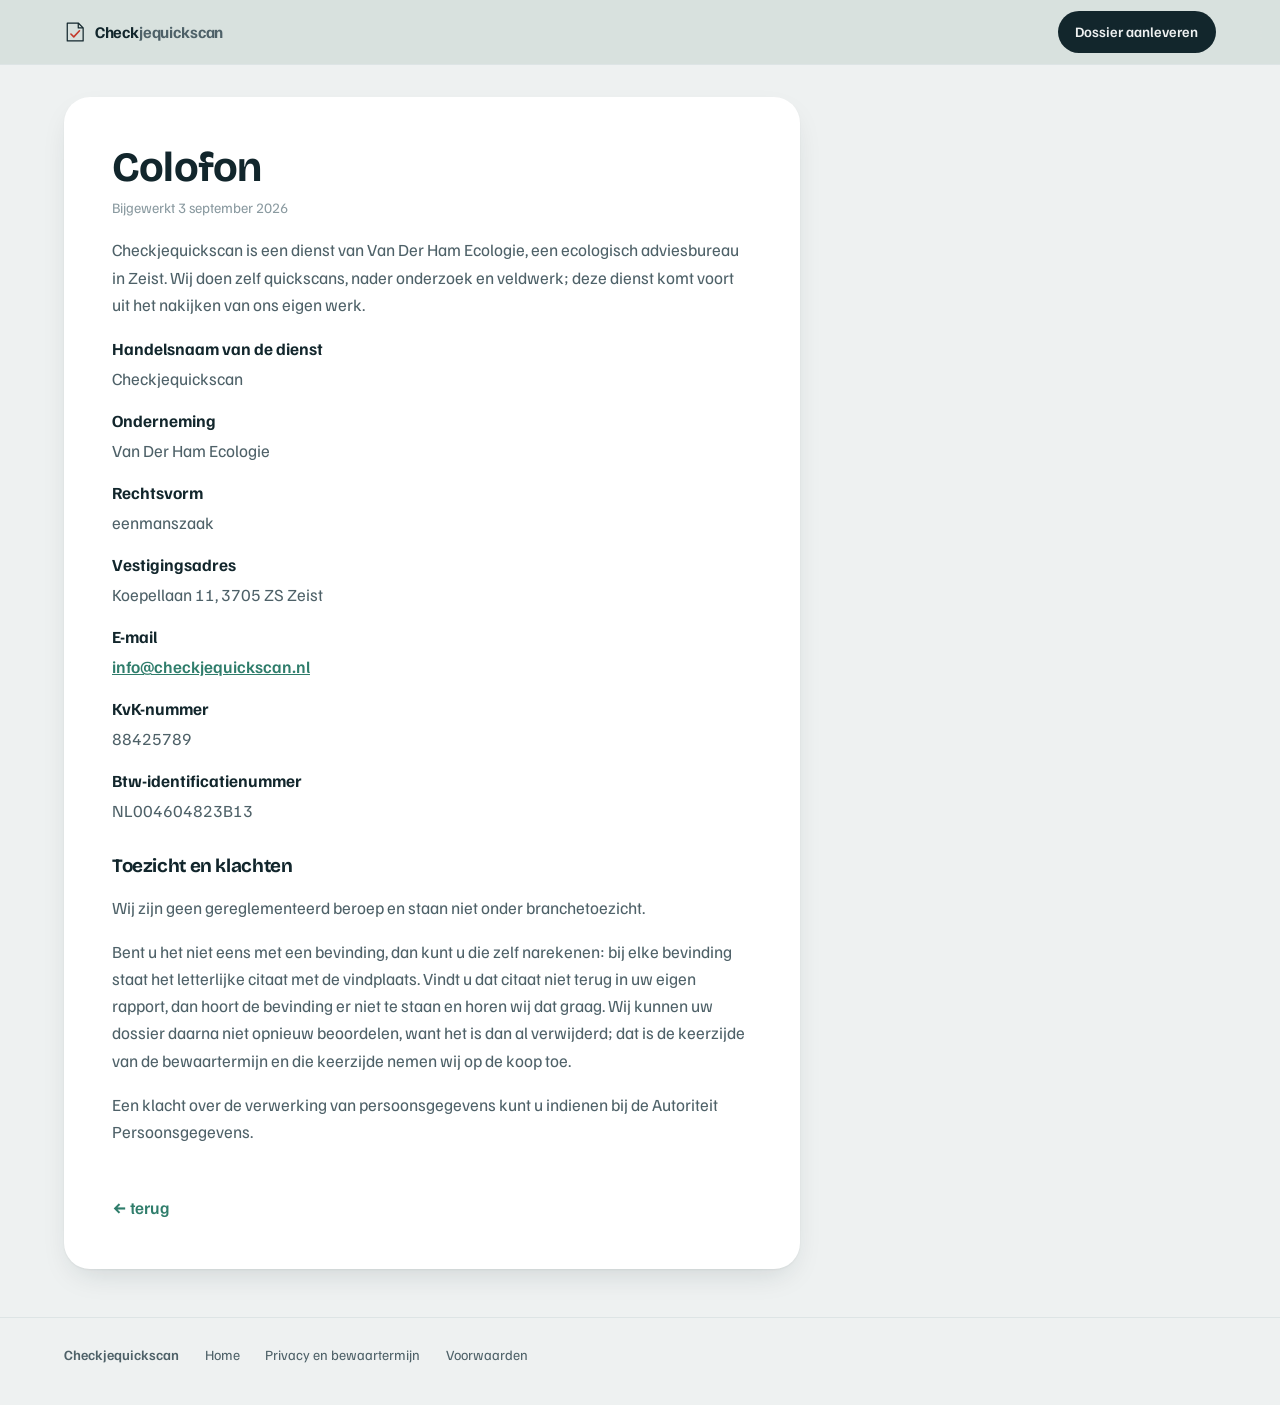
<file: colofon.html>
<!doctype html>
<html lang="nl">
<head>
<meta charset="utf-8">
<meta name="viewport" content="width=device-width, initial-scale=1">
<title>Colofon — Checkjequickscan</title>
<meta name="description" content="Wie Checkjequickscan is: bedrijfsgegevens, vestigingsadres, KvK- en btw-nummer.">
<link rel="icon" href="data:image/svg+xml,<svg xmlns='http://www.w3.org/2000/svg' viewBox='0 0 54 54'>
<meta name="theme-color" content="#0c1c1b">
<link rel="preconnect" href="https://fonts.googleapis.com">
<link rel="preconnect" href="https://fonts.gstatic.com" crossorigin>
<link rel="stylesheet" href="https://fonts.googleapis.com/css2?family=Bricolage+Grotesque:opsz,wght@12..96,600;12..96,700;12..96,800&family=Familjen+Grotesk:wght@400;500;600;700&display=swap">
<link rel="stylesheet" href="stijl.css?v=31547074">
</head>
<body>
<header class="top" id="balk">
  <div class="wrap">
    <a class="naam" href="/">
      <svg width="22" height="22" viewBox="0 0 54 54" aria-hidden="true">
        <path d="M8 5h27l12 12v32H8z" fill="none" stroke="currentColor" stroke-width="3" stroke-linejoin="round"/>
        <path d="M35 5v12h12" fill="none" stroke="currentColor" stroke-width="3" stroke-linejoin="round"/>
        <path d="M17 32l7 7 14-15" fill="none" stroke="var(--rood)" stroke-width="4"
              stroke-linecap="round" stroke-linejoin="round"/>
      </svg>
      <span>Check<i>jequickscan</i></span>
    </a>
    <a class="knop" href="/#sturen">Dossier aanleveren</a>
  </div>
</header>
<main class="wrap">
  <div class="doc">
    <h1>Colofon</h1>
    <p class="datum">Bijgewerkt 3 september 2026</p>

    <p>Checkjequickscan is een dienst van Van Der Ham Ecologie, een ecologisch adviesbureau in
    Zeist. Wij doen zelf quickscans, nader onderzoek en veldwerk; deze dienst komt voort uit het
    nakijken van ons eigen werk.</p>

    <dl>
      <dt>Handelsnaam van de dienst</dt><dd>Checkjequickscan</dd>
      <dt>Onderneming</dt><dd>Van Der Ham Ecologie</dd>
      <dt>Rechtsvorm</dt><dd>eenmanszaak</dd>
      <dt>Vestigingsadres</dt><dd>Koepellaan 11, 3705 ZS Zeist</dd>
      <dt>E-mail</dt><dd><a href="mailto:info@checkjequickscan.nl">info@checkjequickscan.nl</a></dd>
      <dt>KvK-nummer</dt><dd>88425789</dd>
      <dt>Btw-identificatienummer</dt><dd>NL004604823B13</dd>
    </dl>

    <h2>Toezicht en klachten</h2>
    <p>Wij zijn geen gereglementeerd beroep en staan niet onder branchetoezicht.</p>
    <p>Bent u het niet eens met een bevinding, dan kunt u die zelf narekenen: bij elke bevinding
    staat het letterlijke citaat met de vindplaats. Vindt u dat citaat niet terug in uw eigen
    rapport, dan hoort de bevinding er niet te staan en horen wij dat graag. Wij kunnen uw dossier
    daarna niet opnieuw beoordelen, want het is dan al verwijderd; dat is de keerzijde van de
    bewaartermijn en die keerzijde nemen wij op de koop toe.</p>
    <p>Een klacht over de verwerking van persoonsgegevens kunt u indienen bij de Autoriteit
    Persoonsgegevens.</p>

    <a class="terug-link" href="/">&#8592; terug</a>
  </div>
</main>
<footer>
  <div class="wrap">
    <span>Checkjequickscan</span>
    <a href="/">Home</a>
    <a href="privacy.html">Privacy en bewaartermijn</a>
    <a href="voorwaarden.html">Voorwaarden</a>
  </div>
</footer>
</body>
</html>
</file>
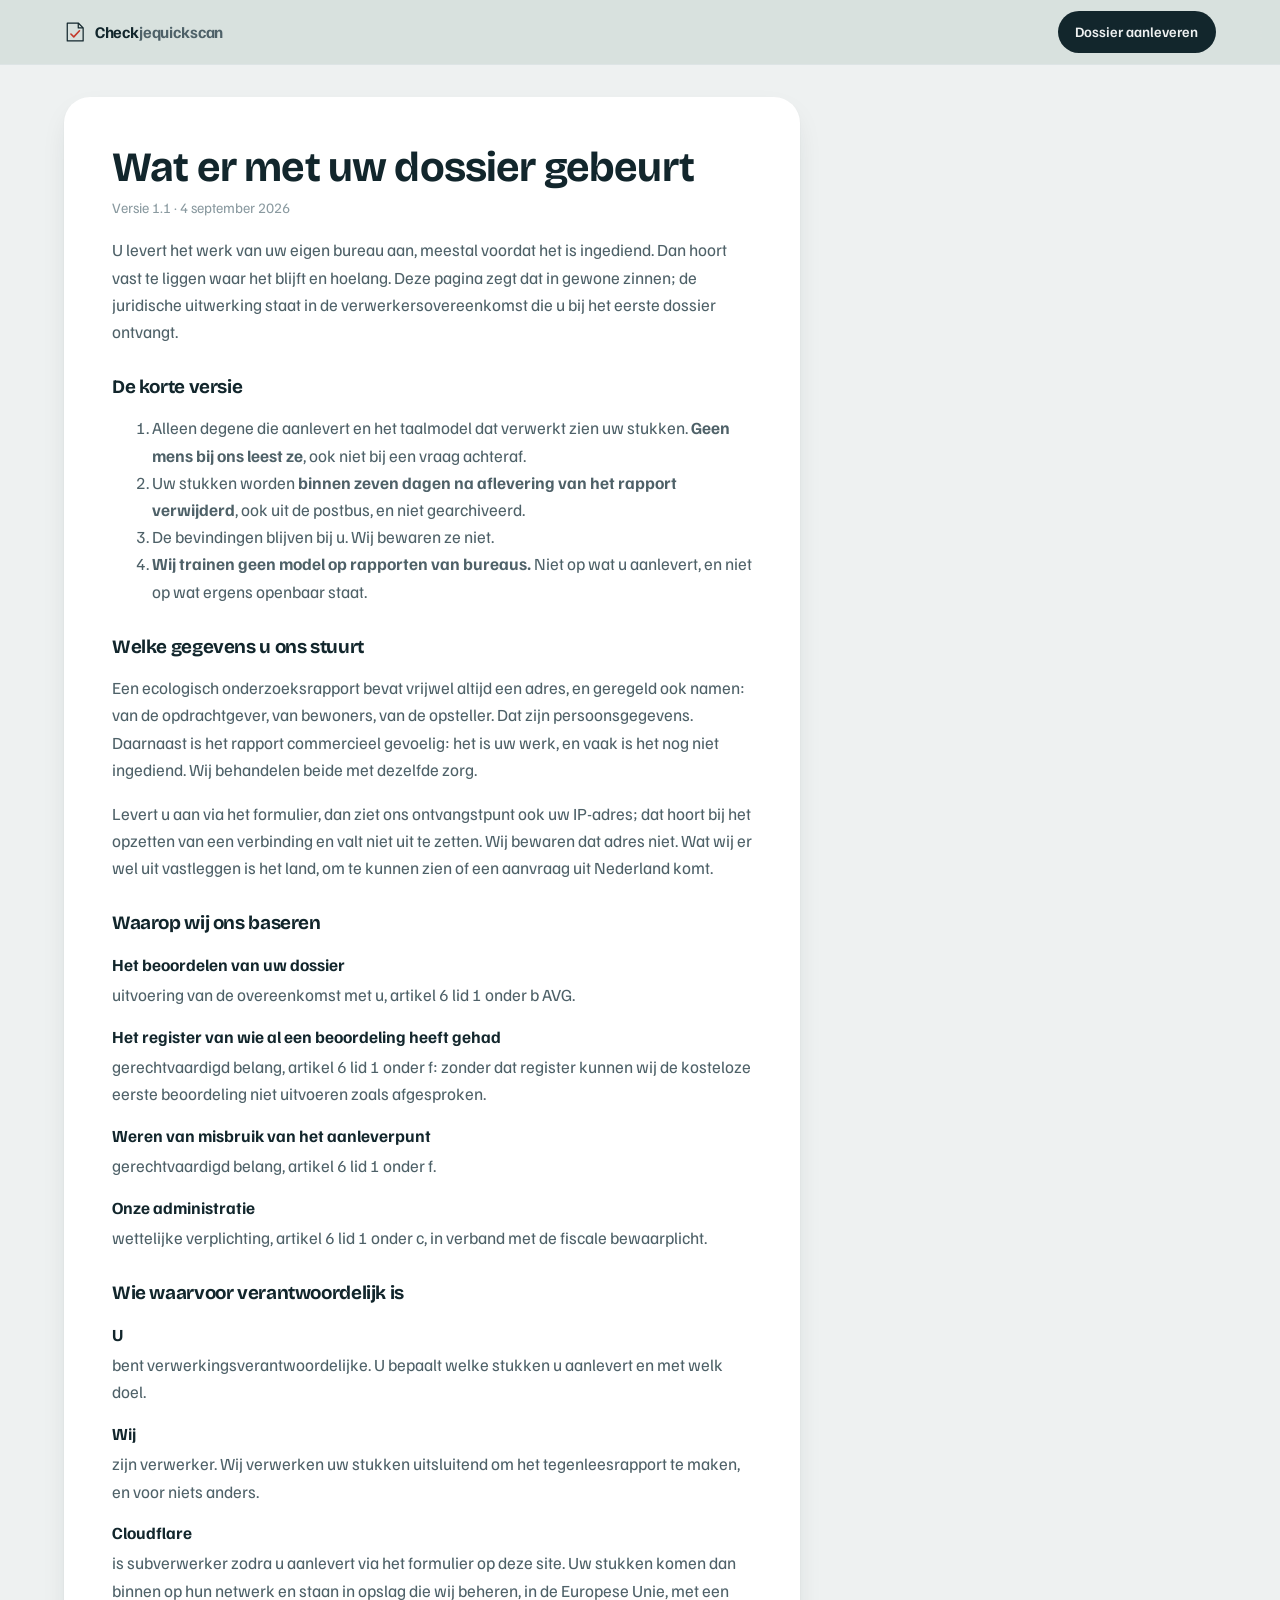
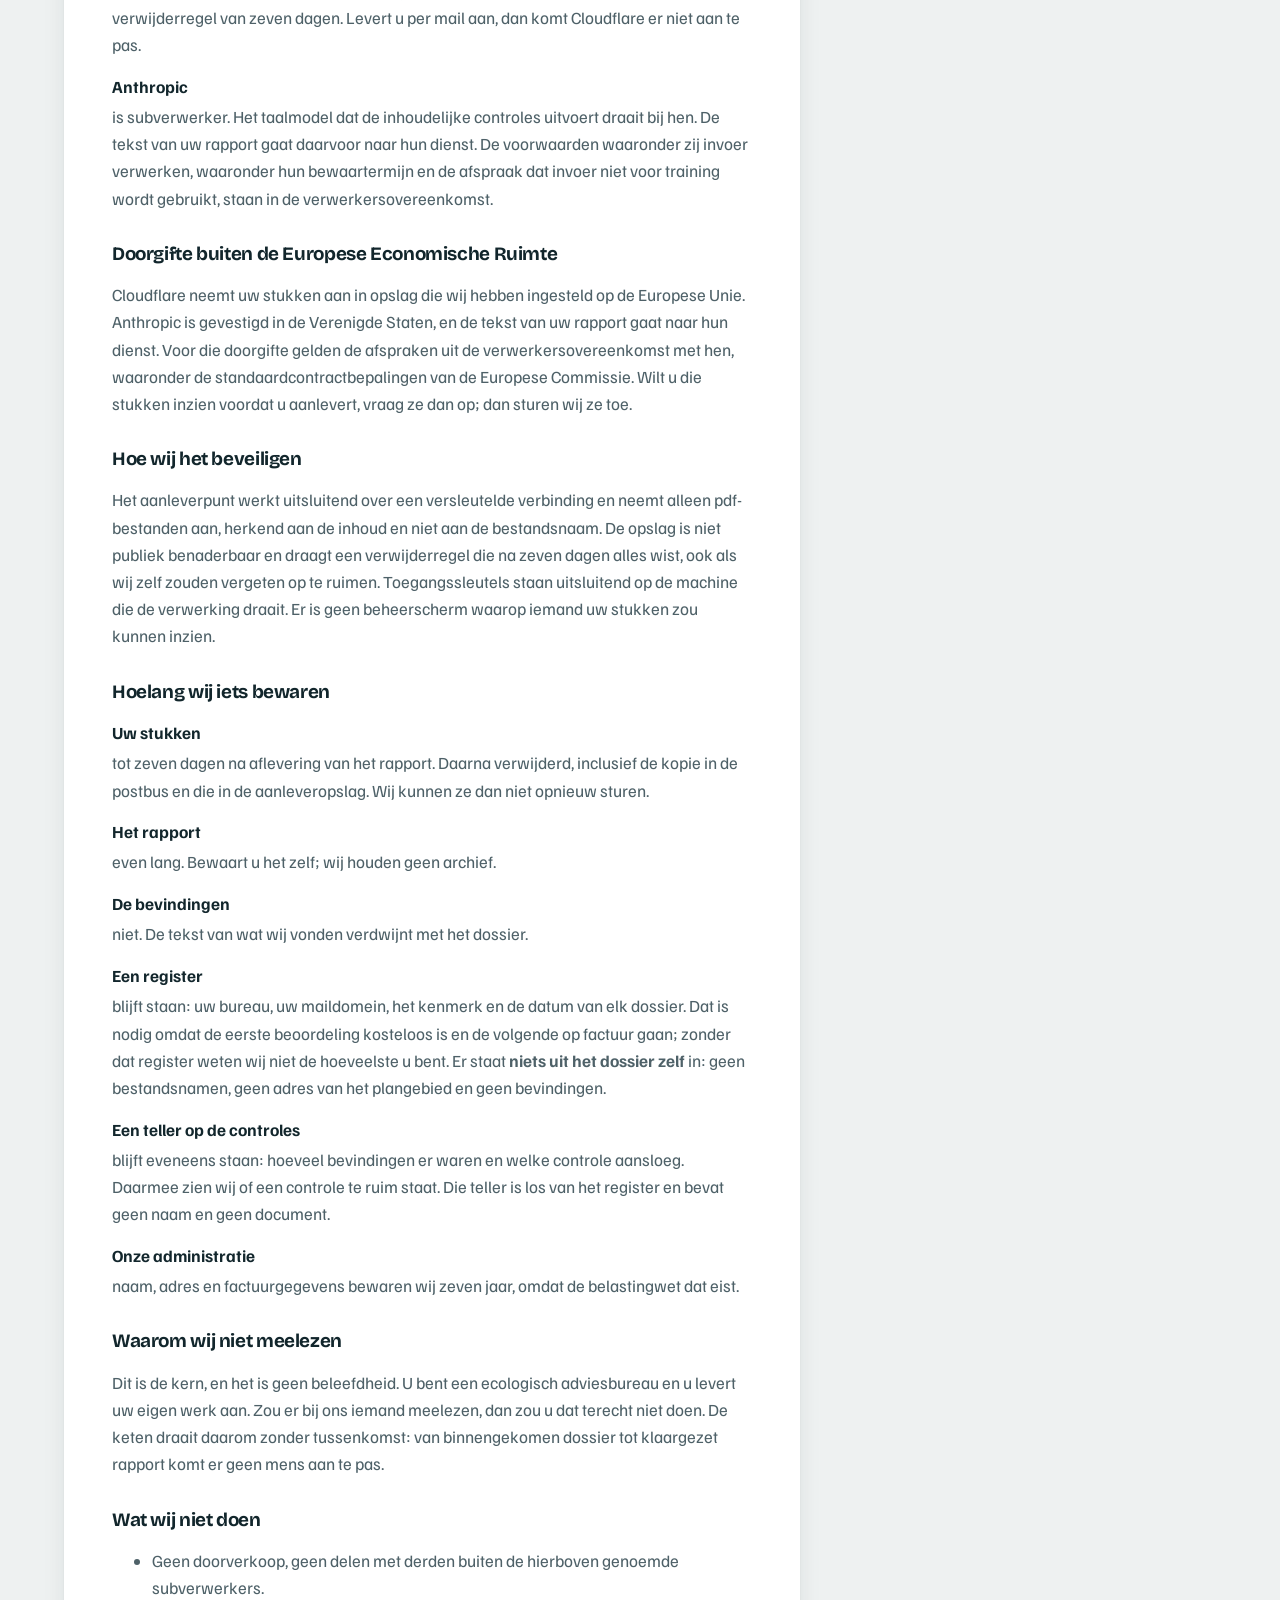
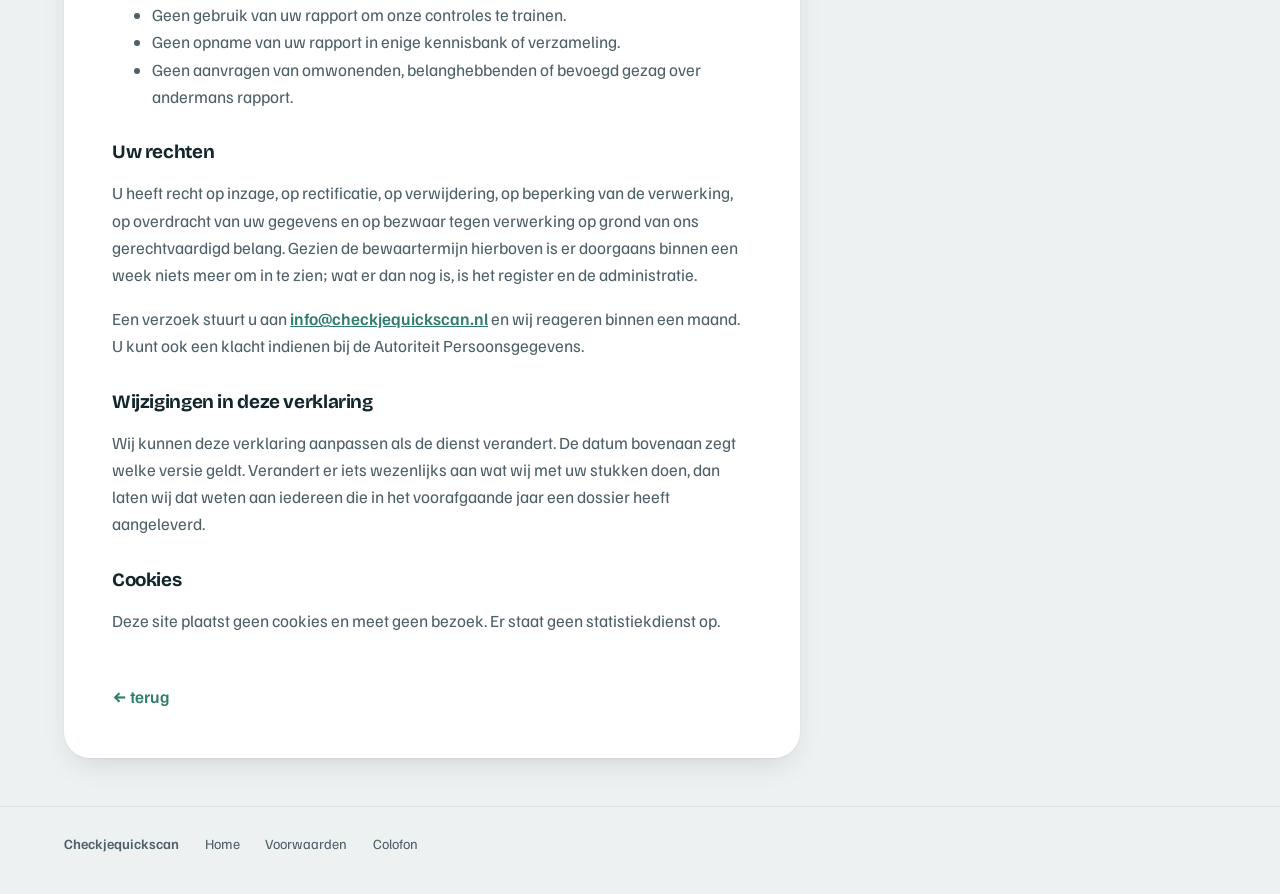
<file: privacy.html>
<!doctype html>
<html lang="nl">
<head>
<meta charset="utf-8">
<meta name="viewport" content="width=device-width, initial-scale=1">
<title>Privacy en bewaartermijn — Checkjequickscan</title>
<meta name="description" content="Wat er gebeurt met een dossier dat u bij ons aanlevert: wie het ziet, hoelang het blijft staan, en wie het namens ons verwerkt.">
<link rel="icon" href="data:image/svg+xml,<svg xmlns='http://www.w3.org/2000/svg' viewBox='0 0 54 54'><path d='M8 5h27l12 12v32H8z' fill='none' stroke='%230c1c1b' stroke-width='3'/><path d='M35 5v12h12' fill='none' stroke='%230c1c1b' stroke-width='3'/><path d='M17 32l7 7 14-15' fill='none' stroke='%23ff5a36' stroke-width='4' stroke-linecap='round' stroke-linejoin='round'/></svg>">
<meta name="theme-color" content="#0c1c1b">
<link rel="preconnect" href="https://fonts.googleapis.com">
<link rel="preconnect" href="https://fonts.gstatic.com" crossorigin>
<link rel="stylesheet" href="https://fonts.googleapis.com/css2?family=Bricolage+Grotesque:opsz,wght@12..96,600;12..96,700;12..96,800&family=Familjen+Grotesk:wght@400;500;600;700&display=swap">
<link rel="stylesheet" href="stijl.css?v=31547074">
</head>
<body>
<header class="top" id="balk">
  <div class="wrap">
    <a class="naam" href="/">
      <svg width="22" height="22" viewBox="0 0 54 54" aria-hidden="true">
        <path d="M8 5h27l12 12v32H8z" fill="none" stroke="currentColor" stroke-width="3" stroke-linejoin="round"/>
        <path d="M35 5v12h12" fill="none" stroke="currentColor" stroke-width="3" stroke-linejoin="round"/>
        <path d="M17 32l7 7 14-15" fill="none" stroke="var(--rood)" stroke-width="4"
              stroke-linecap="round" stroke-linejoin="round"/>
      </svg>
      <span>Check<i>jequickscan</i></span>
    </a>
    <a class="knop" href="/#sturen">Dossier aanleveren</a>
  </div>
</header>
<main class="wrap">
<div class="doc">
    <h1>Wat er met uw dossier gebeurt</h1>
    <p class="datum">Versie 1.1 · 4 september 2026</p>

    <p>U levert het werk van uw eigen bureau aan, meestal voordat het is ingediend. Dan hoort
    vast te liggen waar het blijft en hoelang. Deze pagina zegt dat in gewone zinnen; de juridische uitwerking staat in de
    verwerkersovereenkomst die u bij het eerste dossier ontvangt.</p>

    <h2>De korte versie</h2>
    <ol>
      <li>Alleen degene die aanlevert en het taalmodel dat verwerkt zien uw stukken.
        <b>Geen mens bij ons leest ze</b>, ook niet bij een vraag achteraf.</li>
      <li>Uw stukken worden <b>binnen zeven dagen na aflevering van het rapport verwijderd</b>,
        ook uit de postbus, en niet gearchiveerd.</li>
      <li>De bevindingen blijven bij u. Wij bewaren ze niet.</li>
      <li><b>Wij trainen geen model op rapporten van bureaus.</b> Niet op wat u aanlevert, en
        niet op wat ergens openbaar staat.</li>
    </ol>

    <h2>Welke gegevens u ons stuurt</h2>
    <p>Een ecologisch onderzoeksrapport bevat vrijwel altijd een adres, en geregeld ook namen:
    van de opdrachtgever, van bewoners, van de opsteller. Dat zijn persoonsgegevens. Daarnaast
    is het rapport commercieel gevoelig: het is uw werk, en vaak is het nog niet ingediend. Wij
    behandelen beide met dezelfde zorg.</p>

    <p>Levert u aan via het formulier, dan ziet ons ontvangstpunt ook uw IP-adres; dat hoort bij
    het opzetten van een verbinding en valt niet uit te zetten. Wij bewaren dat adres niet. Wat wij
    er wel uit vastleggen is het land, om te kunnen zien of een aanvraag uit Nederland komt.</p>

    <h2>Waarop wij ons baseren</h2>
    <dl>
      <dt>Het beoordelen van uw dossier</dt>
      <dd>uitvoering van de overeenkomst met u, artikel 6 lid 1 onder b AVG.</dd>
      <dt>Het register van wie al een beoordeling heeft gehad</dt>
      <dd>gerechtvaardigd belang, artikel 6 lid 1 onder f: zonder dat register kunnen wij de
        kosteloze eerste beoordeling niet uitvoeren zoals afgesproken.</dd>
      <dt>Weren van misbruik van het aanleverpunt</dt>
      <dd>gerechtvaardigd belang, artikel 6 lid 1 onder f.</dd>
      <dt>Onze administratie</dt>
      <dd>wettelijke verplichting, artikel 6 lid 1 onder c, in verband met de fiscale
        bewaarplicht.</dd>
    </dl>

    <h2>Wie waarvoor verantwoordelijk is</h2>
    <dl>
      <dt>U</dt>
      <dd>bent verwerkingsverantwoordelijke. U bepaalt welke stukken u aanlevert en met welk doel.</dd>
      <dt>Wij</dt>
      <dd>zijn verwerker. Wij verwerken uw stukken uitsluitend om het tegenleesrapport te maken,
        en voor niets anders.</dd>
      <dt>Cloudflare</dt>
      <dd>is subverwerker zodra u aanlevert via het formulier op deze site. Uw stukken komen dan
        binnen op hun netwerk en staan in opslag die wij beheren, in de Europese Unie, met een
        verwijderregel van zeven dagen. Levert u per mail aan, dan komt Cloudflare er niet aan te
        pas.</dd>
      <dt>Anthropic</dt>
      <dd>is subverwerker. Het taalmodel dat de inhoudelijke controles uitvoert draait bij hen.
        De tekst van uw rapport gaat daarvoor naar hun dienst. De voorwaarden waaronder zij
        invoer verwerken, waaronder hun bewaartermijn en de afspraak dat invoer niet voor
        training wordt gebruikt, staan in de verwerkersovereenkomst.</dd>
    </dl>

    <h2>Doorgifte buiten de Europese Economische Ruimte</h2>
    <p>Cloudflare neemt uw stukken aan in opslag die wij hebben ingesteld op de Europese Unie.
    Anthropic is gevestigd in de Verenigde Staten, en de tekst van uw rapport gaat naar hun dienst.
    Voor die doorgifte gelden de afspraken uit de verwerkersovereenkomst met hen, waaronder de
    standaardcontractbepalingen van de Europese Commissie. Wilt u die stukken inzien voordat u
    aanlevert, vraag ze dan op; dan sturen wij ze toe.</p>

    <h2>Hoe wij het beveiligen</h2>
    <p>Het aanleverpunt werkt uitsluitend over een versleutelde verbinding en neemt alleen
    pdf-bestanden aan, herkend aan de inhoud en niet aan de bestandsnaam. De opslag is niet publiek
    benaderbaar en draagt een verwijderregel die na zeven dagen alles wist, ook als wij zelf
    zouden vergeten op te ruimen. Toegangssleutels staan uitsluitend op de machine die de
    verwerking draait. Er is geen beheerscherm waarop iemand uw stukken zou kunnen inzien.</p>

    <h2>Hoelang wij iets bewaren</h2>
    <dl>
      <dt>Uw stukken</dt>
      <dd>tot zeven dagen na aflevering van het rapport. Daarna verwijderd, inclusief de kopie in
        de postbus en die in de aanleveropslag. Wij kunnen ze dan niet opnieuw sturen.</dd>
      <dt>Het rapport</dt>
      <dd>even lang. Bewaart u het zelf; wij houden geen archief.</dd>
      <dt>De bevindingen</dt>
      <dd>niet. De tekst van wat wij vonden verdwijnt met het dossier.</dd>
      <dt>Een register</dt>
      <dd>blijft staan: uw bureau, uw maildomein, het kenmerk en de datum van elk dossier. Dat is
        nodig omdat de eerste beoordeling kosteloos is en de volgende op factuur gaan; zonder dat
        register weten wij niet de hoeveelste u bent. Er staat <b>niets uit het dossier zelf</b>
        in: geen bestandsnamen, geen adres van het plangebied en geen bevindingen.</dd>
      <dt>Een teller op de controles</dt>
      <dd>blijft eveneens staan: hoeveel bevindingen er waren en welke controle aansloeg. Daarmee
        zien wij of een controle te ruim staat. Die teller is los van het register en bevat geen
        naam en geen document.</dd>
      <dt>Onze administratie</dt>
      <dd>naam, adres en factuurgegevens bewaren wij zeven jaar, omdat de belastingwet dat eist.</dd>
    </dl>

    <h2>Waarom wij niet meelezen</h2>
    <p>Dit is de kern, en het is geen beleefdheid. U bent een ecologisch adviesbureau en u
    levert uw eigen werk aan. Zou er bij ons iemand meelezen, dan zou u dat
    terecht niet doen. De keten draait daarom zonder tussenkomst: van binnengekomen dossier tot
    klaargezet rapport komt er geen mens aan te pas.</p>

    <h2>Wat wij niet doen</h2>
    <ul>
      <li>Geen doorverkoop, geen delen met derden buiten de hierboven genoemde subverwerkers.</li>
      <li>Geen gebruik van uw rapport om onze controles te trainen.</li>
      <li>Geen opname van uw rapport in enige kennisbank of verzameling.</li>
      <li>Geen aanvragen van omwonenden, belanghebbenden of bevoegd gezag over andermans rapport.</li>
    </ul>

    <h2>Uw rechten</h2>
    <p>U heeft recht op inzage, op rectificatie, op verwijdering, op beperking van de verwerking,
    op overdracht van uw gegevens en op bezwaar tegen verwerking op grond van ons gerechtvaardigd
    belang. Gezien de bewaartermijn hierboven is er doorgaans binnen een week niets meer om in te
    zien; wat er dan nog is, is het register en de administratie.</p>
    <p>Een verzoek stuurt u aan <a href="mailto:info@checkjequickscan.nl">info@checkjequickscan.nl</a>
    en wij reageren binnen een maand. U kunt ook een klacht indienen bij de Autoriteit
    Persoonsgegevens.</p>

    <h2>Wijzigingen in deze verklaring</h2>
    <p>Wij kunnen deze verklaring aanpassen als de dienst verandert. De datum bovenaan zegt welke
    versie geldt. Verandert er iets wezenlijks aan wat wij met uw stukken doen, dan laten wij dat
    weten aan iedereen die in het voorafgaande jaar een dossier heeft aangeleverd.</p>

    <h2>Cookies</h2>
    <p>Deze site plaatst geen cookies en meet geen bezoek. Er staat geen statistiekdienst op.</p>

    <a class="terug-link" href="/">← terug</a>
  </div>

  
</main>
<footer>
  <div class="wrap">
    <span>Checkjequickscan</span>
    <a href="/">Home</a>
    <a href="voorwaarden.html">Voorwaarden</a>
    <a href="colofon.html">Colofon</a>
  </div>
</footer>
</body>
</html>
</file>
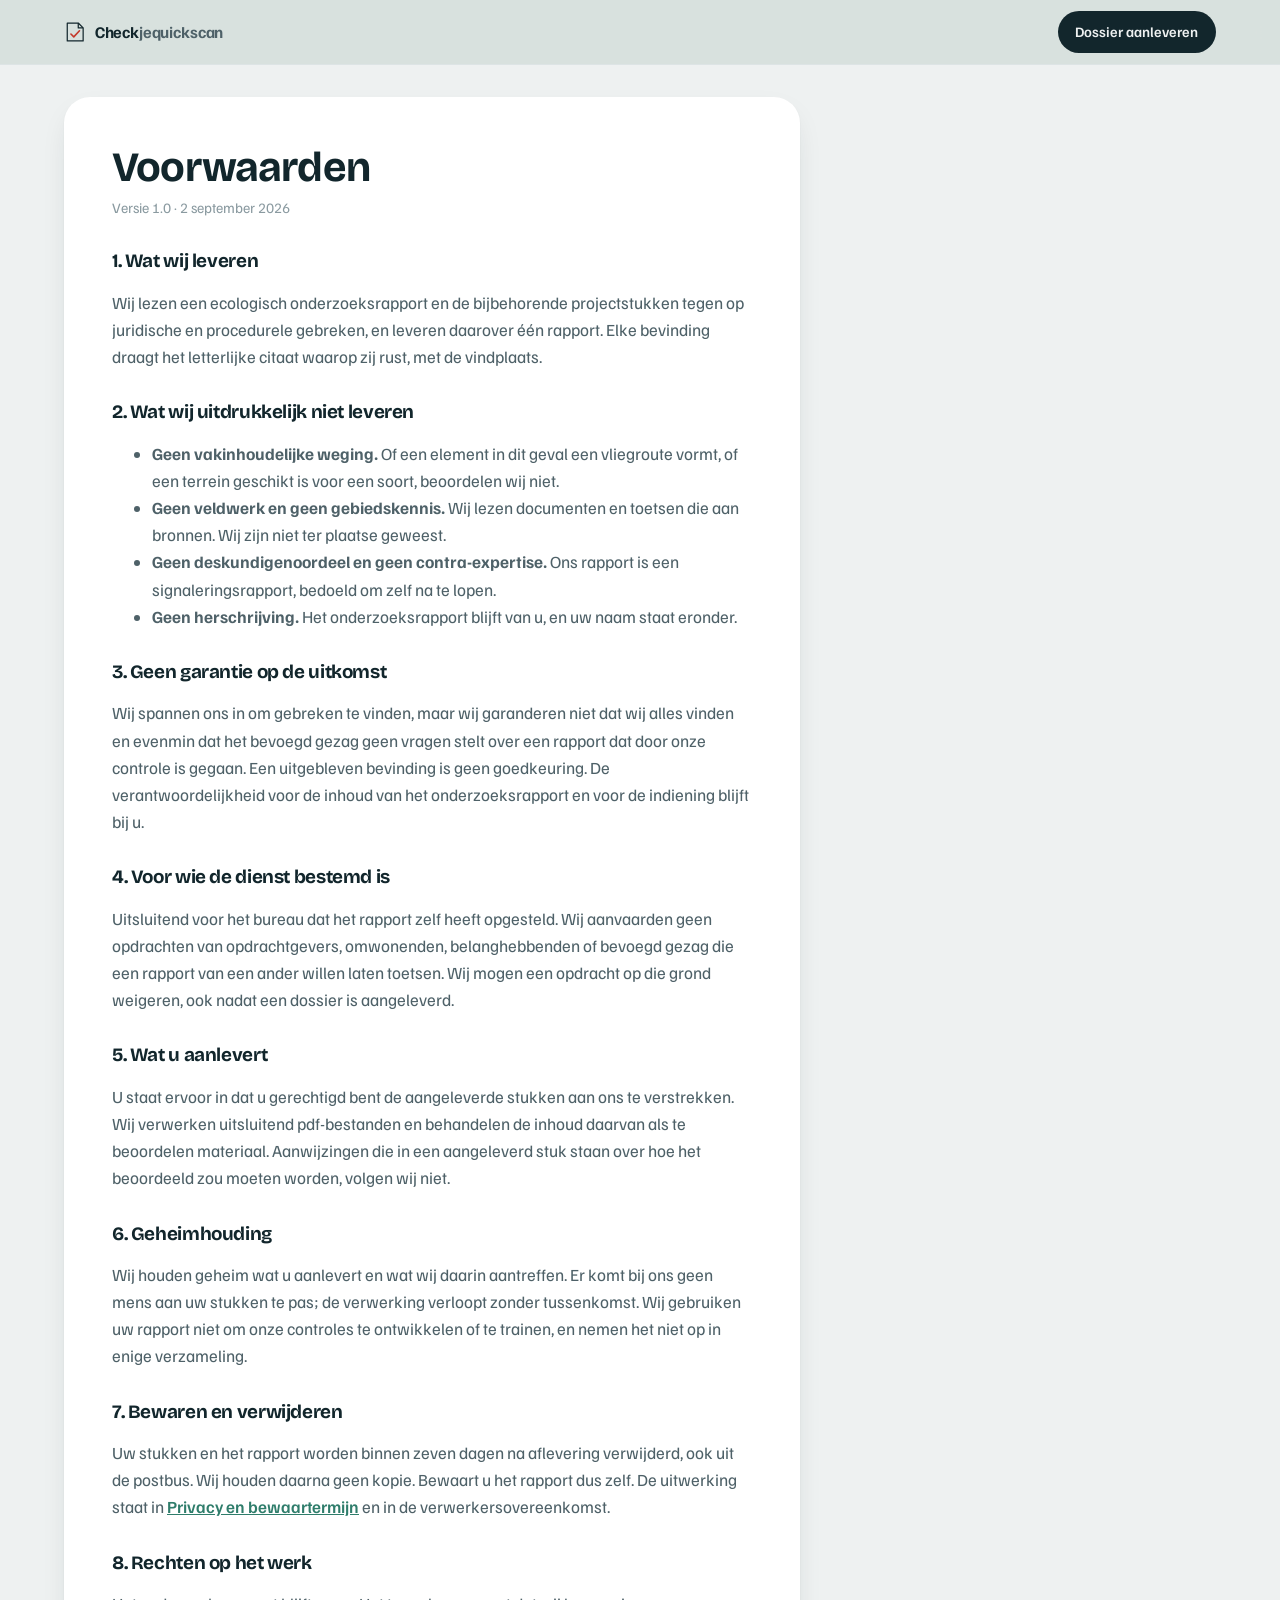
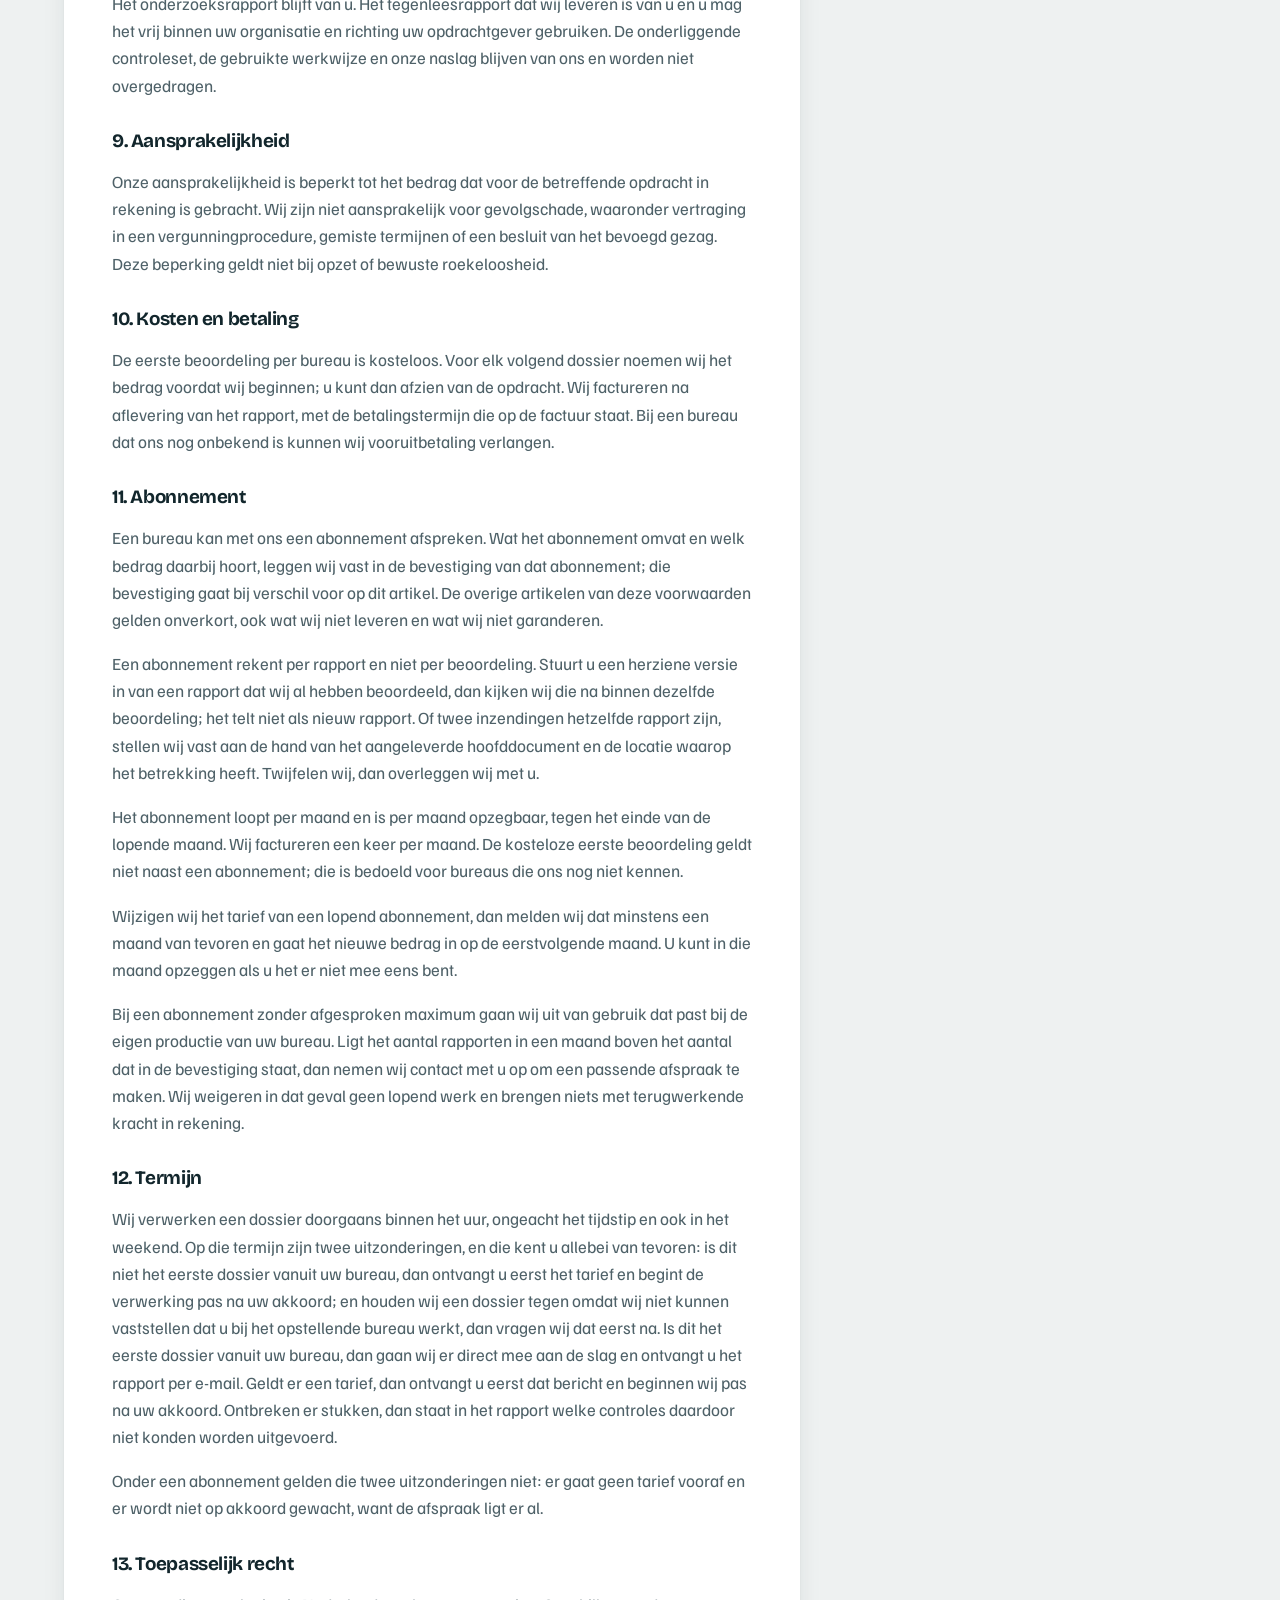
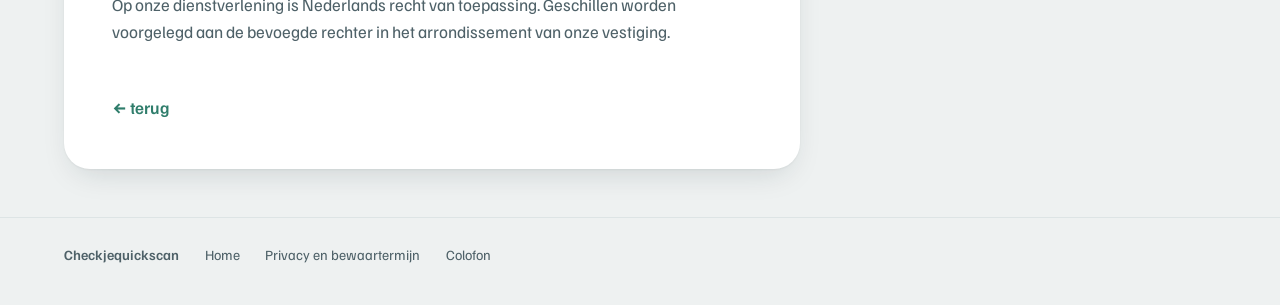
<file: voorwaarden.html>
<!doctype html>
<html lang="nl">
<head>
<meta charset="utf-8">
<meta name="viewport" content="width=device-width, initial-scale=1">
<title>Voorwaarden — Checkjequickscan</title>
<meta name="description" content="De voorwaarden waaronder wij een dossier tegenlezen: wat de dienst is, wat hij niet is, en waar de grenzen liggen.">
<link rel="icon" href="data:image/svg+xml,<svg xmlns='http://www.w3.org/2000/svg' viewBox='0 0 54 54'><path d='M8 5h27l12 12v32H8z' fill='none' stroke='%230c1c1b' stroke-width='3'/><path d='M35 5v12h12' fill='none' stroke='%230c1c1b' stroke-width='3'/><path d='M17 32l7 7 14-15' fill='none' stroke='%23ff5a36' stroke-width='4' stroke-linecap='round' stroke-linejoin='round'/></svg>">
<meta name="theme-color" content="#0c1c1b">
<link rel="preconnect" href="https://fonts.googleapis.com">
<link rel="preconnect" href="https://fonts.gstatic.com" crossorigin>
<link rel="stylesheet" href="https://fonts.googleapis.com/css2?family=Bricolage+Grotesque:opsz,wght@12..96,600;12..96,700;12..96,800&family=Familjen+Grotesk:wght@400;500;600;700&display=swap">
<link rel="stylesheet" href="stijl.css?v=31547074">
</head>
<body>
<header class="top" id="balk">
  <div class="wrap">
    <a class="naam" href="/">
      <svg width="22" height="22" viewBox="0 0 54 54" aria-hidden="true">
        <path d="M8 5h27l12 12v32H8z" fill="none" stroke="currentColor" stroke-width="3" stroke-linejoin="round"/>
        <path d="M35 5v12h12" fill="none" stroke="currentColor" stroke-width="3" stroke-linejoin="round"/>
        <path d="M17 32l7 7 14-15" fill="none" stroke="var(--rood)" stroke-width="4"
              stroke-linecap="round" stroke-linejoin="round"/>
      </svg>
      <span>Check<i>jequickscan</i></span>
    </a>
    <a class="knop" href="/#sturen">Dossier aanleveren</a>
  </div>
</header>
<main class="wrap">
<div class="doc">
    <h1>Voorwaarden</h1>
    <p class="datum">Versie 1.0 · 2 september 2026</p>

    <h2>1. Wat wij leveren</h2>
    <p>Wij lezen een ecologisch onderzoeksrapport en de bijbehorende projectstukken tegen op
    juridische en procedurele gebreken, en leveren daarover één rapport. Elke bevinding draagt het
    letterlijke citaat waarop zij rust, met de vindplaats.</p>

    <h2>2. Wat wij uitdrukkelijk niet leveren</h2>
    <ul>
      <li><b>Geen vakinhoudelijke weging.</b> Of een element in dit geval een vliegroute vormt, of
        een terrein geschikt is voor een soort, beoordelen wij niet.</li>
      <li><b>Geen veldwerk en geen gebiedskennis.</b> Wij lezen documenten en toetsen die aan
        bronnen. Wij zijn niet ter plaatse geweest.</li>
      <li><b>Geen deskundigenoordeel en geen contra-expertise.</b> Ons rapport is een
        signaleringsrapport, bedoeld om zelf na te lopen.</li>
      <li><b>Geen herschrijving.</b> Het onderzoeksrapport blijft van u, en uw naam staat eronder.</li>
    </ul>

    <h2>3. Geen garantie op de uitkomst</h2>
    <p>Wij spannen ons in om gebreken te vinden, maar wij garanderen niet dat wij alles vinden en
    evenmin dat het bevoegd gezag geen vragen stelt over een rapport dat door onze controle is
    gegaan. Een uitgebleven bevinding is geen goedkeuring. De verantwoordelijkheid voor de inhoud
    van het onderzoeksrapport en voor de indiening blijft bij u.</p>

    <h2>4. Voor wie de dienst bestemd is</h2>
    <p>Uitsluitend voor het bureau dat het rapport zelf heeft opgesteld. Wij aanvaarden geen
    opdrachten van opdrachtgevers, omwonenden, belanghebbenden of bevoegd gezag die een rapport
    van een ander willen laten toetsen. Wij mogen een opdracht op die grond weigeren, ook nadat
    een dossier is aangeleverd.</p>

    <h2>5. Wat u aanlevert</h2>
    <p>U staat ervoor in dat u gerechtigd bent de aangeleverde stukken aan ons te verstrekken. Wij
    verwerken uitsluitend pdf-bestanden en behandelen de inhoud daarvan als te beoordelen
    materiaal. Aanwijzingen die in een aangeleverd stuk staan over hoe het beoordeeld zou moeten
    worden, volgen wij niet.</p>

    <h2>6. Geheimhouding</h2>
    <p>Wij houden geheim wat u aanlevert en wat wij daarin aantreffen. Er komt bij ons geen mens
    aan uw stukken te pas; de verwerking verloopt zonder tussenkomst. Wij gebruiken uw rapport niet
    om onze controles te ontwikkelen of te trainen, en nemen het niet op in enige verzameling.</p>

    <h2>7. Bewaren en verwijderen</h2>
    <p>Uw stukken en het rapport worden binnen zeven dagen na aflevering verwijderd, ook uit de
    postbus. Wij houden daarna geen kopie. Bewaart u het rapport dus zelf. De uitwerking staat in
    <a href="privacy.html">Privacy en bewaartermijn</a> en in de verwerkersovereenkomst.</p>

    <h2>8. Rechten op het werk</h2>
    <p>Het onderzoeksrapport blijft van u. Het tegenleesrapport dat wij leveren is van u en u mag
    het vrij binnen uw organisatie en richting uw opdrachtgever gebruiken. De onderliggende
    controleset, de gebruikte werkwijze en onze naslag blijven van ons en worden niet
    overgedragen.</p>

    <h2>9. Aansprakelijkheid</h2>
    <p>Onze aansprakelijkheid is beperkt tot het bedrag dat voor de betreffende opdracht in
    rekening is gebracht. Wij zijn niet aansprakelijk voor gevolgschade, waaronder vertraging in
    een vergunningprocedure, gemiste termijnen of een besluit van het bevoegd gezag. Deze
    beperking geldt niet bij opzet of bewuste roekeloosheid.</p>

    <h2>10. Kosten en betaling</h2>
    <p>De eerste beoordeling per bureau is kosteloos. Voor elk volgend dossier noemen wij het
    bedrag voordat wij beginnen; u kunt dan afzien van de opdracht. Wij factureren na aflevering
    van het rapport, met de betalingstermijn die op de factuur staat. Bij een bureau dat ons nog
    onbekend is kunnen wij vooruitbetaling verlangen.</p>

    <h2>11. Abonnement</h2>
    <p>Een bureau kan met ons een abonnement afspreken. Wat het abonnement omvat en welk
    bedrag daarbij hoort, leggen wij vast in de bevestiging van dat abonnement; die
    bevestiging gaat bij verschil voor op dit artikel. De overige artikelen van deze
    voorwaarden gelden onverkort, ook wat wij niet leveren en wat wij niet garanderen.</p>
    <p>Een abonnement rekent per rapport en niet per beoordeling. Stuurt u een herziene
    versie in van een rapport dat wij al hebben beoordeeld, dan kijken wij die na binnen
    dezelfde beoordeling; het telt niet als nieuw rapport. Of twee inzendingen hetzelfde
    rapport zijn, stellen wij vast aan de hand van het aangeleverde hoofddocument en de
    locatie waarop het betrekking heeft. Twijfelen wij, dan overleggen wij met u.</p>
    <p>Het abonnement loopt per maand en is per maand opzegbaar, tegen het einde van de
    lopende maand. Wij factureren een keer per maand. De kosteloze eerste beoordeling
    geldt niet naast een abonnement; die is bedoeld voor bureaus die ons nog niet kennen.</p>
    <p>Wijzigen wij het tarief van een lopend abonnement, dan melden wij dat minstens een
    maand van tevoren en gaat het nieuwe bedrag in op de eerstvolgende maand. U kunt in die
    maand opzeggen als u het er niet mee eens bent.</p>
    <p>Bij een abonnement zonder afgesproken maximum gaan wij uit van gebruik dat past bij
    de eigen productie van uw bureau. Ligt het aantal rapporten in een maand boven het
    aantal dat in de bevestiging staat, dan nemen wij contact met u op om een passende
    afspraak te maken. Wij weigeren in dat geval geen lopend werk en brengen niets met
    terugwerkende kracht in rekening.</p>

    <h2>12. Termijn</h2>
    <p>Wij verwerken een dossier doorgaans binnen het uur, ongeacht het tijdstip en ook in het
    weekend. Op die termijn zijn twee uitzonderingen, en die kent u allebei van tevoren: is dit niet het eerste dossier vanuit uw
    bureau, dan ontvangt u eerst het tarief en begint de verwerking pas na uw akkoord; en houden
    wij een dossier tegen omdat wij niet kunnen vaststellen dat u bij het opstellende bureau
    werkt, dan vragen wij dat eerst na. Is dit het eerste dossier vanuit uw bureau,
    dan gaan wij er direct mee aan de slag en ontvangt u het rapport per e-mail. Geldt er een
    tarief, dan ontvangt u eerst dat bericht en beginnen wij pas na uw akkoord. Ontbreken er
    stukken, dan staat in het rapport welke controles daardoor niet konden worden uitgevoerd.</p>
    <p>Onder een abonnement gelden die twee uitzonderingen niet: er gaat geen tarief vooraf
    en er wordt niet op akkoord gewacht, want de afspraak ligt er al.</p>

    <h2>13. Toepasselijk recht</h2>
    <p>Op onze dienstverlening is Nederlands recht van toepassing. Geschillen worden voorgelegd aan
    de bevoegde rechter in het arrondissement van onze vestiging.</p>

    <a class="terug-link" href="/">← terug</a>
  </div>

  
</main>
<footer>
  <div class="wrap">
    <span>Checkjequickscan</span>
    <a href="/">Home</a>
    <a href="privacy.html">Privacy en bewaartermijn</a>
    <a href="colofon.html">Colofon</a>
  </div>
</footer>
</body>
</html>
</file>
<file: stijl.css>
/* checkjequickscan — huisstijl.
   Drie kleuren dragen het hele merk, want het zijn de drie ernstniveaus uit het
   rapport zelf: blokkerend, vragenronde, in orde. Ze zijn hier geen versiering. */
:root{
  --diep:#10262e;          /* de donkere grond, naar het petrol van het logo */
  --diep-2:#173945;
  --vel:#ffffff;
  --papier:#eef1f1;
  /* Drie vlakken, dicht bij elkaar. Ze markeren waar een onderwerp begint en eindigt;
     de pagina was één egaal blad van boven tot onder en daardoor liep alles in elkaar
     over. Om en om zou een streepjespatroon geven, dus ze volgen de hoofdstukken:
     het probleem, wat wij controleren, hoe wij werken, wat het kost. */
  --vlak-1:#f4f6f5;
  --vlak-2:#eaeeed;
  --vlak-3:#e0e7e5;
  --inkt:#12262c;
  --inkt-2:#4e6168;
  --flauw:#8a9aa0;
  --lijn:#dde4e5;
  --rood:#c43a2c;          /* blokkerend; het rood van het vinkje in het logo */
  --oker:#c08a2b;          /* vragenronde; oker in plaats van signaalgeel */
  --groen:#2f7d6b;         /* in orde; petrolgroen dat bij het logo hoort */
  --grijs:#94a3a8;         /* vormfout: telt mee, kost geen ronde */
  /* Dezelfde tinten, opgelicht voor op de donkere grond. Gemeten tegen #10262e
     halen deze 4,6:1; de merkkleuren zelf halen daar 3,0 en 3,2 en dat is te weinig
     voor de kleine tekst in de ernstpillen. */
  --rood-licht:#db685d;
  --groen-licht:#3a9b84;
  /* En andersom: oker is op wit te licht (3,0:1), dus daar een donkerder variant. */
  --oker-donker:#966c22;
  --schaduw:0 1px 2px rgba(16,38,46,.05), 0 12px 32px -12px rgba(16,38,46,.18);
  --schaduw-op:0 2px 4px rgba(16,38,46,.06), 0 22px 48px -14px rgba(16,38,46,.28);
  --rond:18px;
  --toon:cubic-bezier(.2,.9,.25,1);
  /* Bewust geen donkere stand. De site heeft een eigen donkere hero en een
     donker paneel; die horen bij de vormgeving en niet bij de klok. Meedraaien
     met het systeem maakte de pagina 's avonds een andere site. */
  /* "only light" en niet zomaar "light": dat laatste zegt alleen welke stand wij
     kiezen, het eerste verbiedt de browser om er zelf nog een donkere versie van te
     maken. Chrome en sommige uitbreidingen doen dat namelijk uit zichzelf. */
  color-scheme:only light;
}

*{box-sizing:border-box}
html{-webkit-text-size-adjust:100%;scroll-behavior:smooth}
body{margin:0;background:var(--papier);color:var(--inkt);
  font-family:"Familjen Grotesk",system-ui,-apple-system,"Segoe UI",sans-serif;
  font-size:17px;line-height:1.6;-webkit-font-smoothing:antialiased}
h1,h2,h3{font-family:"Bricolage Grotesque","Familjen Grotesk",sans-serif;
  font-weight:700;letter-spacing:-.02em;line-height:1.08;margin:0}
a{color:inherit}
.wrap{width:min(72rem,100% - 2.4rem);margin-inline:auto}

/* ---------- balk ---------- */
/* De balk kreeg de kleur van het blad eronder en was daardoor onzichtbaar. Nu een
   eigen, iets diepere toon met een haarlijn eronder, zodat hij als een balk leest. */
.top{position:sticky;top:0;z-index:40;backdrop-filter:blur(14px);
  background:color-mix(in srgb,#d5dedb 88%,transparent);
  border-bottom:1px solid var(--lijn);transition:border-color .3s}
.top.vast{border-bottom-color:var(--lijn)}
.top .wrap{display:flex;align-items:center;justify-content:space-between;
  gap:1rem;height:64px}
.naam{display:inline-flex;align-items:center;gap:.55rem;text-decoration:none;
  font-weight:700;font-size:1.02rem;letter-spacing:-.01em}
.naam i{font-style:normal;color:var(--inkt-2)}
.knop{display:inline-flex;align-items:center;gap:.5rem;text-decoration:none;
  background:var(--inkt);color:var(--papier);font-weight:600;font-size:.9rem;
  padding:.62rem 1.1rem;border-radius:999px;transition:transform .25s var(--toon),box-shadow .25s}
.knop:hover{transform:translateY(-2px);box-shadow:var(--schaduw-op)}
.knop.licht{background:var(--groen);color:#04201a}

/* ---------- hero ---------- */
.hero{position:relative;overflow:hidden;background:var(--diep);color:#eaf4f0;
  border-radius:0 0 34px 34px;padding:clamp(3.2rem,9vw,6rem) 0 clamp(3rem,7vw,4.6rem)}
.hero::before,.hero::after{content:"";position:absolute;border-radius:50%;
  filter:blur(70px);opacity:.5;pointer-events:none}
.hero::before{width:44rem;height:44rem;right:-14rem;top:-20rem;
  background:radial-gradient(circle,var(--groen),transparent 62%)}
.hero::after{width:34rem;height:34rem;left:-12rem;bottom:-18rem;
  background:radial-gradient(circle,var(--rood),transparent 64%);opacity:.34}
.hero .wrap{position:relative;z-index:1}
.hero h1{font-size:clamp(2.3rem,6.4vw,4.5rem);max-width:16ch}
/* Eén kleur, geen verloop. Een verloop door een woord in de kop is het meest
   herkenbare kenmerk van een gegenereerde landingspagina, en het voegt hier niets toe
   wat het merkrood niet ook doet. */
.hero h1 em{font-style:normal;color:#e07a5f}
.aanhef{font-size:clamp(1.05rem,1.9vw,1.28rem);line-height:1.55;max-width:54ch;
  color:#b9cfc8;margin:1.4rem 0 0}
.hero-knoppen{display:flex;flex-wrap:wrap;gap:.7rem;margin-top:2rem}
.hero .knop{background:#eaf4f0;color:var(--diep)}
.hero .knop.rand{background:transparent;color:#eaf4f0;box-shadow:inset 0 0 0 1px rgba(234,244,240,.34)}

/* de drie ernstniveaus, het merk in één regel */
.ernsten{display:flex;flex-wrap:wrap;gap:.5rem;margin-bottom:1.6rem}
.pil{display:inline-flex;align-items:center;gap:.45rem;font-size:.76rem;font-weight:600;
  letter-spacing:.04em;text-transform:uppercase;padding:.34rem .78rem;border-radius:999px;
  background:rgba(255,255,255,.07);box-shadow:inset 0 0 0 1px rgba(255,255,255,.13)}
.pil s{width:.52rem;height:.52rem;border-radius:50%;background:currentColor;
  text-decoration:none;flex:none}
.p-rood{color:var(--rood-licht)} .p-oker{color:var(--oker)}
.p-grijs{color:#a9bab6} .p-groen{color:var(--groen-licht)}

/* ---------- secties ---------- */
/* Krapper sinds de vlakken er zijn. Met 80 px boven en onder stond er tussen twee
   secties 160 px leeg, en zolang alles dezelfde kleur had viel dat niet op. De
   kleurwissel doet het scheiden nu, dus de ruimte hoeft dat niet ook nog te doen. */
.sectie{padding:clamp(2rem,3.6vw,3.1rem) 0}
.sectie h2{font-size:clamp(1.6rem,3.3vw,2.35rem);max-width:26ch}
.lood{color:var(--inkt-2);max-width:72ch;margin:.85rem 0 0;font-size:1.03rem}

.duo{display:grid;gap:1.4rem;align-items:start}
@media(min-width:56rem){.duo{grid-template-columns:1fr 1fr;gap:3.4rem}}

/* het voorbeeld: de kern van wat wij verkopen */
.bewijs{background:var(--vel);border-radius:var(--rond);box-shadow:var(--schaduw);
  padding:1.5rem;border-top:4px solid var(--rood)}
.bewijs .label{display:inline-flex;align-items:center;gap:.4rem;font-size:.72rem;
  font-weight:700;letter-spacing:.07em;text-transform:uppercase;color:var(--rood)}
.bewijs blockquote{margin:.9rem 0;font-size:1.06rem;line-height:1.5;
  border-left:3px solid var(--rood);padding-left:.95rem}
.bewijs .na{color:var(--inkt-2);font-size:.95rem;margin:0}
/* de brug tussen twee citaten in één kaart: een tegenspraak heeft er twee nodig,
   en zonder deze regel lijken het twee losse fragmenten in plaats van een paar */
.bewijs .tussen{color:var(--inkt-2);font-size:.86rem;margin:-.3rem 0 -.4rem;
  font-style:italic}

/* de vijf gebreken */
/* kop boven een tweede reeks kaarten in dezelfde sectie.
   De streep erboven is geen versiering: zonder die scheiding hangt de kop onder de
   laatste kaart van de vorige reeks en leest hij als onderschrift daarvan in plaats
   van als begin van een nieuw blok. Bij een groter lettertype of ingezoomd tikte hij
   bovendien tegen dat vak aan. De ruimte staat daarom in rem en ruim. */
.tussenkop{margin:4.6rem 0 .7rem;padding-top:2.4rem;border-top:1px solid var(--lijn);
  font-size:1.45rem;line-height:1.25;letter-spacing:-.01em}
.kaarten{display:grid;gap:1rem;margin-top:2.2rem}
@media(min-width:46rem){.kaarten{grid-template-columns:repeat(2,1fr)}}
@media(min-width:68rem){.kaarten{grid-template-columns:repeat(3,1fr)}}
.kaart{background:var(--vel);border-radius:var(--rond);padding:1.4rem;
  box-shadow:var(--schaduw);position:relative;overflow:hidden;
  transition:transform .3s var(--toon),box-shadow .3s}
.kaart:hover{transform:translateY(-4px);box-shadow:var(--schaduw-op)}
.kaart::before{content:"";position:absolute;inset:0 0 auto 0;height:4px;background:var(--kleur)}
.kaart h3{font-size:1.08rem;margin-bottom:.45rem}
.kaart p{margin:0;color:var(--inkt-2);font-size:.95rem}
.kaart .nr{position:absolute;right:1rem;top:.9rem;font-weight:700;font-size:1.5rem;
  color:var(--kleur);opacity:.22}

/* het donkere paneel: privacy */
.paneel{background:var(--diep);color:#dfece7;border-radius:26px;padding:clamp(1.6rem,4vw,2.8rem);
  position:relative;overflow:hidden}
.paneel::after{content:"";position:absolute;width:26rem;height:26rem;right:-10rem;top:-12rem;
  border-radius:50%;filter:blur(64px);opacity:.32;
  background:radial-gradient(circle,var(--groen),transparent 62%)}
.paneel>*{position:relative;z-index:1}
.paneel h2{color:#fff}
.paneel ol{list-style:none;counter-reset:n;padding:0;margin:1.6rem 0 0;
  display:grid;gap:.8rem}
@media(min-width:52rem){.paneel ol{grid-template-columns:1fr 1fr;gap:1rem 2rem}}
.paneel li{counter-increment:n;padding-left:2.5rem;position:relative;color:#b9cfc8;font-size:.98rem}
.paneel li::before{content:counter(n);position:absolute;left:0;top:-.05rem;width:1.75rem;height:1.75rem;
  border-radius:50%;display:grid;place-items:center;font-size:.82rem;font-weight:700;
  color:var(--groen);background:rgba(18,192,138,.13);box-shadow:inset 0 0 0 1px rgba(18,192,138,.3)}
.paneel b{color:#fff}

/* grenzen, twee eenvoudige kolommen */
.grens{background:var(--vel);border-radius:var(--rond);padding:1.4rem;box-shadow:var(--schaduw)}
.grens h3{font-size:1.05rem;margin-bottom:.5rem}
.grens p{margin:0;color:var(--inkt-2);font-size:.95rem}

/* ---------- afsluiting ---------- */
.slot{text-align:center;padding:clamp(2.4rem,4.4vw,3.6rem) 0}
.slot h2{font-size:clamp(1.8rem,4vw,2.8rem);margin-inline:auto}
.slot .lood{margin-inline:auto;text-align:center}
.adres{display:inline-block;margin-top:1.8rem;font-family:"Bricolage Grotesque",sans-serif;
  font-weight:700;font-size:clamp(1.1rem,2.8vw,1.7rem);text-decoration:none;
  padding:.85rem 1.7rem;border-radius:999px;color:#f2f7f6;
  background:var(--groen);
  transition:transform .25s var(--toon),box-shadow .25s;box-shadow:var(--schaduw)}
.adres:hover{transform:translateY(-3px);box-shadow:var(--schaduw-op)}

footer{border-top:1px solid var(--lijn);padding:1.6rem 0 2.4rem;color:var(--flauw);
  font-size:.88rem}
footer .wrap{display:flex;flex-wrap:wrap;gap:.6rem 1.6rem;align-items:center}
footer a{color:var(--inkt-2);text-decoration:none}
footer a:hover{color:var(--inkt);text-decoration:underline}
footer span:first-child{font-weight:600;color:var(--inkt-2)}

/* ---------- losse pagina's (voorwaarden, privacy, 404) ---------- */
.doc{background:var(--vel);border-radius:26px;box-shadow:var(--schaduw);
  padding:clamp(1.6rem,4vw,3rem);margin:2rem 0 3rem;max-width:46rem}
.doc h1{font-size:clamp(1.8rem,4vw,2.6rem)}
.doc h2{font-size:1.18rem;margin:2rem 0 .5rem}
.doc p,.doc li,.doc dd{color:var(--inkt-2)}
.doc dt{font-weight:700;color:var(--inkt);margin-top:.9rem}
.doc dd{margin:.2rem 0 0}
.doc .datum{color:var(--flauw);font-size:.9rem;margin-top:.4rem}
.doc a{color:var(--groen);font-weight:600}
.terug-link{display:inline-block;margin-top:2rem;color:var(--inkt-2);text-decoration:none;
  font-weight:600}
.terug-link:hover{color:var(--inkt)}

/* ---------- beweging ---------- */
/* Zichtbaar tenzij javascript het overneemt. Valt het script uit of vuurt de
   waarnemer niet, dan staat de pagina er gewoon; verbergen doen we alleen als we
   ook kunnen laten zien. */
.op{transition:opacity .7s var(--toon),transform .7s var(--toon)}
html.js .op{opacity:0;transform:translateY(18px)}
html.js .op.in{opacity:1;transform:none}
@media(prefers-reduced-motion:reduce){
  html{scroll-behavior:auto}
  .op{opacity:1;transform:none;transition:none}
  .kaart:hover,.knop:hover,.adres:hover{transform:none}
}

/* ---------- aanleverformulier ---------- */
.formulier{background:var(--vel);border-radius:26px;box-shadow:var(--schaduw);
  padding:clamp(1.4rem,3.5vw,2.2rem);margin:2.2rem auto 0;max-width:44rem;text-align:left;
  display:grid;gap:1rem}
.veldrij{display:grid;gap:1rem}
@media(min-width:40rem){.veldrij{grid-template-columns:1fr 1fr}}
/* align-content:start, anders verdeelt het label zijn rijen over de hoogte zodra de
   buurcel in dezelfde rij hoger is. Het invoerveld zakt dan naar de onderkant en de
   bijtekst blijft er los boven hangen. */
.formulier label{display:grid;gap:.4rem;align-content:start;
  font-weight:600;font-size:.92rem}
.formulier .bij{font-weight:400;color:var(--flauw);font-size:.84rem}
.formulier input[type=text],.formulier input[type=email],.formulier input:not([type]),
.formulier select,.formulier textarea{
  font:inherit;font-weight:400;color:var(--inkt);background:var(--papier);
  border:1px solid var(--lijn);border-radius:12px;padding:.7rem .85rem;width:100%;
  transition:border-color .2s,box-shadow .2s}
.formulier select{appearance:none;cursor:pointer;
  background-image:linear-gradient(45deg,transparent 50%,var(--flauw) 50%),
    linear-gradient(135deg,var(--flauw) 50%,transparent 50%);
  background-position:calc(100% - 1.15rem) 55%,calc(100% - .85rem) 55%;
  background-size:.36rem .36rem,.36rem .36rem;background-repeat:no-repeat;
  padding-right:2.4rem}
.formulier input:focus-visible,.formulier select:focus-visible,
.formulier textarea:focus-visible{outline:none;
  border-color:var(--groen);box-shadow:0 0 0 3px rgba(18,192,138,.18)}
.formulier textarea{resize:vertical;min-height:5rem}
.bestandsveld input[type=file]{font:inherit;font-size:.9rem;padding:.6rem 0}
.bestandsveld input[type=file]::file-selector-button{font:inherit;font-weight:600;
  font-size:.88rem;border:0;border-radius:999px;padding:.5rem 1rem;margin-right:.8rem;
  background:var(--inkt);color:var(--papier);cursor:pointer}
.vinkje{grid-template-columns:auto 1fr;align-items:start;gap:.65rem;font-weight:400;
  font-size:.92rem;color:var(--inkt-2)}
.vinkje input{margin-top:.25rem;width:1.05rem;height:1.05rem;accent-color:var(--groen);flex:none}
.formulier .klein,.slot .klein{font-size:.86rem;color:var(--inkt-2);margin:0}
.slot .klein{margin-top:1.4rem}
.formulier a,.slot .klein a{color:var(--groen);font-weight:600}
.knop.groot{justify-content:center;padding:.85rem 1.6rem;font-size:1rem;
  background:var(--groen);color:#f2f7f6;border:0;
  cursor:pointer;font-family:inherit}
.knop.groot:disabled{opacity:.55;cursor:progress;transform:none}
.melding{margin:0;font-size:.92rem;padding:.7rem .9rem;border-radius:12px;
  background:var(--papier);color:var(--inkt-2)}
.melding.goed{background:rgba(18,192,138,.12);color:var(--inkt)}
.melding.fout{background:rgba(255,90,54,.12);color:var(--inkt)}
.cf-turnstile:empty{display:none}
.klein-op-donker{font-size:.95rem;color:#8fa9a2;margin-top:.9rem}

/* de zelf bijgehouden bestandslijst */
.bestandslijst{list-style:none;margin:-.4rem 0 0;padding:0;display:grid;gap:.4rem}
.bestandslijst li{display:flex;align-items:center;gap:.7rem;font-size:.9rem;
  background:var(--papier);border:1px solid var(--lijn);border-radius:12px;
  padding:.5rem .6rem .5rem .85rem}
.bnaam{flex:1;min-width:0;overflow:hidden;text-overflow:ellipsis;white-space:nowrap}
.bmaat{color:var(--flauw);font-variant-numeric:tabular-nums;flex:none}
.bweg{flex:none;border:0;background:transparent;cursor:pointer;font:inherit;
  font-size:1.15rem;line-height:1;color:var(--flauw);padding:.1rem .35rem;border-radius:8px}
.bweg:hover{color:var(--rood);background:rgba(255,90,54,.1)}
/* de aanwijzing: welk stuk is het onderwerp, en wat is achtergrond */
.bkeuze{flex:none;margin:0;accent-color:var(--groen);width:1.05rem;height:1.05rem;
  cursor:pointer}
.bestandslijst .bkop{display:block;background:none;border:0;padding:.35rem .1rem .1rem;
  color:var(--inkt-2);font-weight:600;font-size:.86rem}
.bestandslijst .btotaal{display:block;background:none;border:0;padding:.1rem .85rem 0;
  color:var(--inkt-2);font-weight:600;font-size:.86rem}

/* de voorbeeldkaarten dragen hun eigen ernstkleur */
.voorbeelden{margin-top:2.2rem}
.voorbeelden .bewijs{border-top-color:var(--kleur)}
.voorbeelden .bewijs .label{color:var(--kleur)}
.voorbeelden .bewijs blockquote{border-left-color:var(--kleur);font-size:1rem}
@media(min-width:46rem){.voorbeelden{grid-template-columns:repeat(2,1fr)}}
/* Het zwaarste voorbeeld over de volle breedte. Vier kaarten in drie kolommen laten
   er een als wees achter, en dit is bovendien het enige voorbeeld met twee citaten:
   een tegenspraak heeft ruimte nodig om naast elkaar gelezen te worden. */
@media(min-width:46rem){
  .voorbeelden .bewijs:first-child{grid-column:1 / -1}
  .voorbeelden .bewijs:first-child blockquote{font-size:1.06rem}
}
@media(min-width:68rem){.voorbeelden{grid-template-columns:repeat(3,1fr)}}
@media(min-width:68rem){.voorbeelden{grid-template-columns:repeat(3,1fr)}}

/* ---------- veelgestelde vragen ---------- */
.vragen{margin-top:2rem;display:grid;gap:.7rem;max-width:52rem}
.vragen details{background:var(--vel);border-radius:16px;box-shadow:var(--schaduw);
  overflow:hidden}
.vragen summary{cursor:pointer;list-style:none;padding:1.05rem 3rem 1.05rem 1.3rem;
  font-weight:600;position:relative;transition:color .2s}
.vragen summary::-webkit-details-marker{display:none}
.vragen summary::after{content:"";position:absolute;right:1.4rem;top:1.45rem;
  width:.6rem;height:.6rem;border-right:2px solid var(--flauw);
  border-bottom:2px solid var(--flauw);transform:rotate(45deg);
  transition:transform .25s var(--toon),border-color .2s}
.vragen details[open] summary::after{transform:rotate(-135deg);border-color:var(--groen)}
.vragen summary:hover{color:var(--groen)}
.vragen summary:focus-visible{outline:2px solid var(--groen);outline-offset:-2px}
.vragen details p{margin:0 1.3rem 1.1rem;color:var(--inkt-2);font-size:.96rem}
.vragen details p + p{margin-top:-.4rem}
.vragen details p:last-child{margin-bottom:1.25rem}
.vragen a{color:var(--groen);font-weight:600}
.formulier a,.slot .klein a{color:var(--groen)}
.balknav{display:flex;align-items:center;gap:1.2rem}
.balknav>a:not(.knop){text-decoration:none;font-weight:600;font-size:.92rem;
  color:var(--inkt-2)}
.balknav>a:not(.knop):hover{color:var(--inkt)}
@media(max-width:26rem){.balknav>a:not(.knop){display:none}}

/* De hero: licht en stil, met het voorbeeld eronder als strook in het blad.
   De donkere variant met een kaart ernaast is vervangen; die las als een productpagina
   en het bewijs zat in een fel vlak dat met de kop vocht. Hier staat het bewijs in het
   blad zelf, tussen hairlines, zoals het ook in een rapport zou staan. */
.hero.licht{background:var(--papier);color:var(--inkt);border-radius:0;
  padding:clamp(2.6rem,7vw,4.6rem) 0 clamp(2.2rem,5vw,3.4rem)}
.hero.licht::before,.hero.licht::after{display:none}
.hero.licht .knop{background:var(--inkt);color:var(--papier)}
.hero.licht .knop.rand{background:transparent;color:var(--inkt);
  box-shadow:inset 0 0 0 1px rgba(18,38,44,.28)}
.hero.licht h1 em{color:var(--rood)}

.bovenkop{font-size:.8rem;font-weight:700;letter-spacing:.13em;text-transform:uppercase;
  color:var(--flauw);margin:0 0 1.1rem}
.hero h1.groot{font-size:clamp(2.4rem,6.6vw,4.6rem);max-width:16ch;line-height:1.04}
.aanhef.enkel{max-width:56ch;color:var(--inkt-2)}
.hero .fijn{margin:1.6rem 0 0;font-size:.88rem;color:var(--flauw);max-width:76ch}

.strook{margin:2.6rem 0 0;border-top:1px solid var(--lijn);border-bottom:1px solid var(--lijn);
  padding:1.3rem 0}
.strook-label{margin:0 0 .9rem;display:flex;align-items:center;gap:.7rem;flex-wrap:wrap}
.strook .pil{background:rgba(196,58,44,.09);box-shadow:inset 0 0 0 1px rgba(196,58,44,.22);
  color:var(--rood)}
.strook-plek{font-size:.8rem;color:var(--flauw)}
.strook-duo{display:grid;gap:1rem}
@media(min-width:58rem){.strook-duo{grid-template-columns:minmax(0,1fr) minmax(0,1fr);gap:2.6rem}}
.strook blockquote{margin:0;font-family:"Bricolage Grotesque","Familjen Grotesk",sans-serif;
  font-size:clamp(1.1rem,1.9vw,1.34rem);line-height:1.4;font-weight:600;
  border-left:3px solid var(--rood);padding-left:1rem}
.strook .na{margin:0;color:var(--inkt-2);font-size:.98rem;line-height:1.6}

/* Het nummer in een kaart stond over een kop van twee regels heen. Op "Bladzijde veertig
   krijgt minder aandacht dan bladzijde een" liep de tekst dwars door de 02. */
.kaart h3{padding-right:2.7rem}

/* De twee blokken onder "Ook wat er wél deugt": naast elkaar in plaats van gestapeld
   in een halve kolom. Zo stonden ze rechts opgestapeld tegen een korte tekstkolom, met
   een groot gat eronder. */
.grensduo{display:grid;gap:1rem;margin-top:1.4rem}
@media(min-width:56rem){.grensduo{grid-template-columns:1fr 1fr;gap:1.6rem}}

/* De vlakken zelf. De hero heeft zijn eigen achtergrondregel, dus die overschrijven we
   met dezelfde specificiteit erachteraan. */
.v1{background:var(--vlak-1)}
.v2{background:var(--vlak-2)}
.v3{background:var(--vlak-3)}
.hero.licht.v1{background:var(--vlak-1)}

/* Toelichting onder een invoerveld. Hoort bij het label, dus binnen dezelfde
   klikruimte, en in de kleur van bijtekst zodat het het veld niet overschreeuwt. */
.formulier .hint{display:block;margin-top:.4rem;font-size:.85rem;line-height:1.5;
  color:var(--flauw);font-weight:400}
</file>
